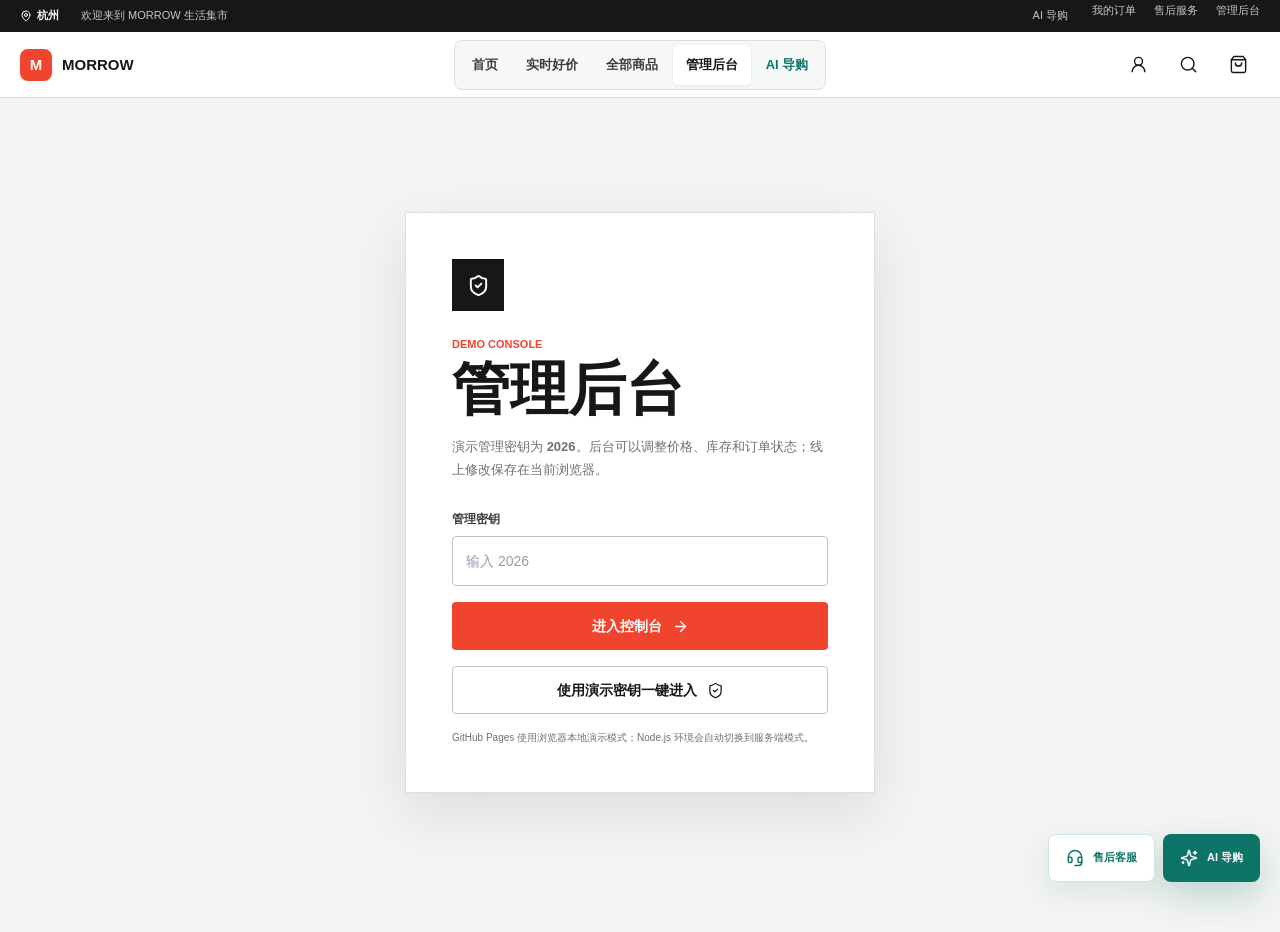
<file: admin/index.html>
<!doctype html>
<html lang="zh-CN">
  <head>
    <meta charset="UTF-8" />
    <meta name="viewport" content="width=device-width, initial-scale=1" />
    <meta name="theme-color" content="#f4f7fb" />
    <title>管理后台 | MORROW</title>
    <link rel="stylesheet" href="../styles.css?v=20261020-4" />
  </head>
  <body class="admin-body">
    <a class="skip-link" href="#admin-main">跳到主要内容</a>
    <div class="market-ribbon">
      <div class="market-ribbon-inner">
        <span class="market-location">
          <i data-lucide="map-pin" aria-hidden="true"></i>
          杭州
        </span>
        <span>欢迎来到 MORROW 生活集市</span>
        <div class="market-ribbon-links">
          <button type="button" data-action="open-support">AI 导购</button>
          <a href="../orders/">我的订单</a>
          <a class="ribbon-service" href="../service/">售后服务</a>
          <a href="./" aria-current="page">管理后台</a>
        </div>
      </div>
    </div>

    <header class="site-header" aria-label="主导航">
      <a class="brand" href="../index.html#store" aria-label="MORROW 首页">
        <span class="brand-mark">M</span>
        <span class="brand-word">MORROW</span>
      </a>
      <nav class="desktop-nav" aria-label="商店导航">
        <a href="../index.html#store">首页</a>
        <a href="../index.html#deals">实时好价</a>
        <a href="../index.html#catalog">全部商品</a>
        <a class="is-active" href="./" aria-current="page">管理后台</a>
        <button type="button" data-action="open-support">AI 导购</button>
      </nav>
      <div class="header-actions">
        <a class="icon-button header-account" href="../orders/" aria-label="我的订单" title="我的订单">
          <i data-lucide="user-round" aria-hidden="true"></i>
        </a>
        <a class="icon-button" href="../index.html#catalog" aria-label="返回商城搜索" title="搜索商品">
          <i data-lucide="search" aria-hidden="true"></i>
        </a>
        <a class="icon-button header-cart" href="../index.html#catalog" aria-label="返回商城购物袋" title="购物袋">
          <i data-lucide="shopping-bag" aria-hidden="true"></i>
        </a>
        <a class="icon-button mobile-menu-button" href="../index.html" aria-label="返回商城菜单" title="返回商城">
          <i data-lucide="menu" aria-hidden="true"></i>
        </a>
      </div>
    </header>

    <main id="admin-main" class="admin-shell" tabindex="-1">
      <section id="admin-login" class="admin-login" aria-labelledby="admin-login-title">
        <div class="login-card">
          <span class="login-mark">
            <i data-lucide="shield-check" aria-hidden="true"></i>
          </span>
          <p class="eyebrow">DEMO CONSOLE</p>
          <h1 id="admin-login-title">管理后台</h1>
          <p>演示管理密钥为 <strong>2026</strong>。后台可以调整价格、库存和订单状态；线上修改保存在当前浏览器。</p>
          <form data-admin-login>
            <label class="field">
              <span>管理密钥</span>
              <input
                type="password"
                name="code"
                inputmode="numeric"
                autocomplete="current-password"
                placeholder="输入 2026"
                required
              />
            </label>
            <button class="button button-primary button-block" type="submit">
              进入控制台
              <i data-lucide="arrow-right" aria-hidden="true"></i>
            </button>
            <button class="button button-secondary button-block" type="button" data-admin-demo-login>
              使用演示密钥一键进入
              <i data-lucide="shield-check" aria-hidden="true"></i>
            </button>
          </form>
          <p class="login-note">GitHub Pages 使用浏览器本地演示模式；Node.js 环境会自动切换到服务端模式。</p>
        </div>
      </section>

      <section id="admin-console" class="admin-console" hidden>
        <div class="admin-heading">
          <div>
            <p class="eyebrow">OPERATIONS / 2026</p>
            <h1>商城控制台</h1>
            <p>管理商品价格、库存、上下架状态和订单履约状态。</p>
          </div>
          <div class="admin-heading-actions">
            <span class="demo-pill">演示管理后台</span>
            <button class="button button-secondary" type="button" data-admin-logout>
              退出
              <i data-lucide="log-out" aria-hidden="true"></i>
            </button>
          </div>
        </div>

        <div id="admin-kpis" class="admin-kpis"></div>

        <div class="admin-tabs" role="tablist" aria-label="后台模块">
          <button class="is-active" type="button" role="tab" aria-selected="true" data-admin-tab="products">
            商品与库存
          </button>
          <button type="button" role="tab" aria-selected="false" data-admin-tab="orders">
            订单管理
          </button>
        </div>

        <section class="admin-panel" data-admin-panel="products">
          <div class="admin-panel-head">
            <div>
              <h2>商品与库存</h2>
              <p>修改后立即写入服务端状态文件，商城列表会读取新价格和库存。</p>
            </div>
            <label class="admin-search">
              <i data-lucide="search" aria-hidden="true"></i>
              <input type="search" data-admin-product-search placeholder="搜索商品或品牌" />
            </label>
          </div>
          <div class="admin-table-wrap">
            <table class="admin-table">
              <thead>
                <tr>
                  <th>商品</th>
                  <th>分类</th>
                  <th>价格</th>
                  <th>库存</th>
                  <th>状态</th>
                  <th>操作</th>
                </tr>
              </thead>
              <tbody id="admin-product-rows"></tbody>
            </table>
          </div>
        </section>

        <section class="admin-panel" data-admin-panel="orders" hidden>
          <div class="admin-panel-head">
            <div>
              <h2>订单管理</h2>
              <p>更新演示订单的履约状态，订单查询页会同步显示。</p>
            </div>
            <button class="button button-danger" type="button" data-admin-reset>
              重置演示数据
              <i data-lucide="rotate-ccw" aria-hidden="true"></i>
            </button>
          </div>
          <div class="admin-table-wrap">
            <table class="admin-table">
              <thead>
                <tr>
                  <th>订单</th>
                  <th>客户</th>
                  <th>商品</th>
                  <th>金额</th>
                  <th>状态</th>
                  <th>操作</th>
                </tr>
              </thead>
              <tbody id="admin-order-rows"></tbody>
            </table>
          </div>
        </section>
      </section>
    </main>

    <div id="admin-toast" class="toast-region" aria-live="polite" aria-atomic="true"></div>

    <script src="../data/catalog.js?v=20261020-4"></script>
    <script src="../assets/vendor/lucide.min.js"></script>
    <script src="../support.js?v=20261020-4" defer></script>
    <script src="../admin.js?v=20261020-4" defer></script>
  </body>
</html>
</file>
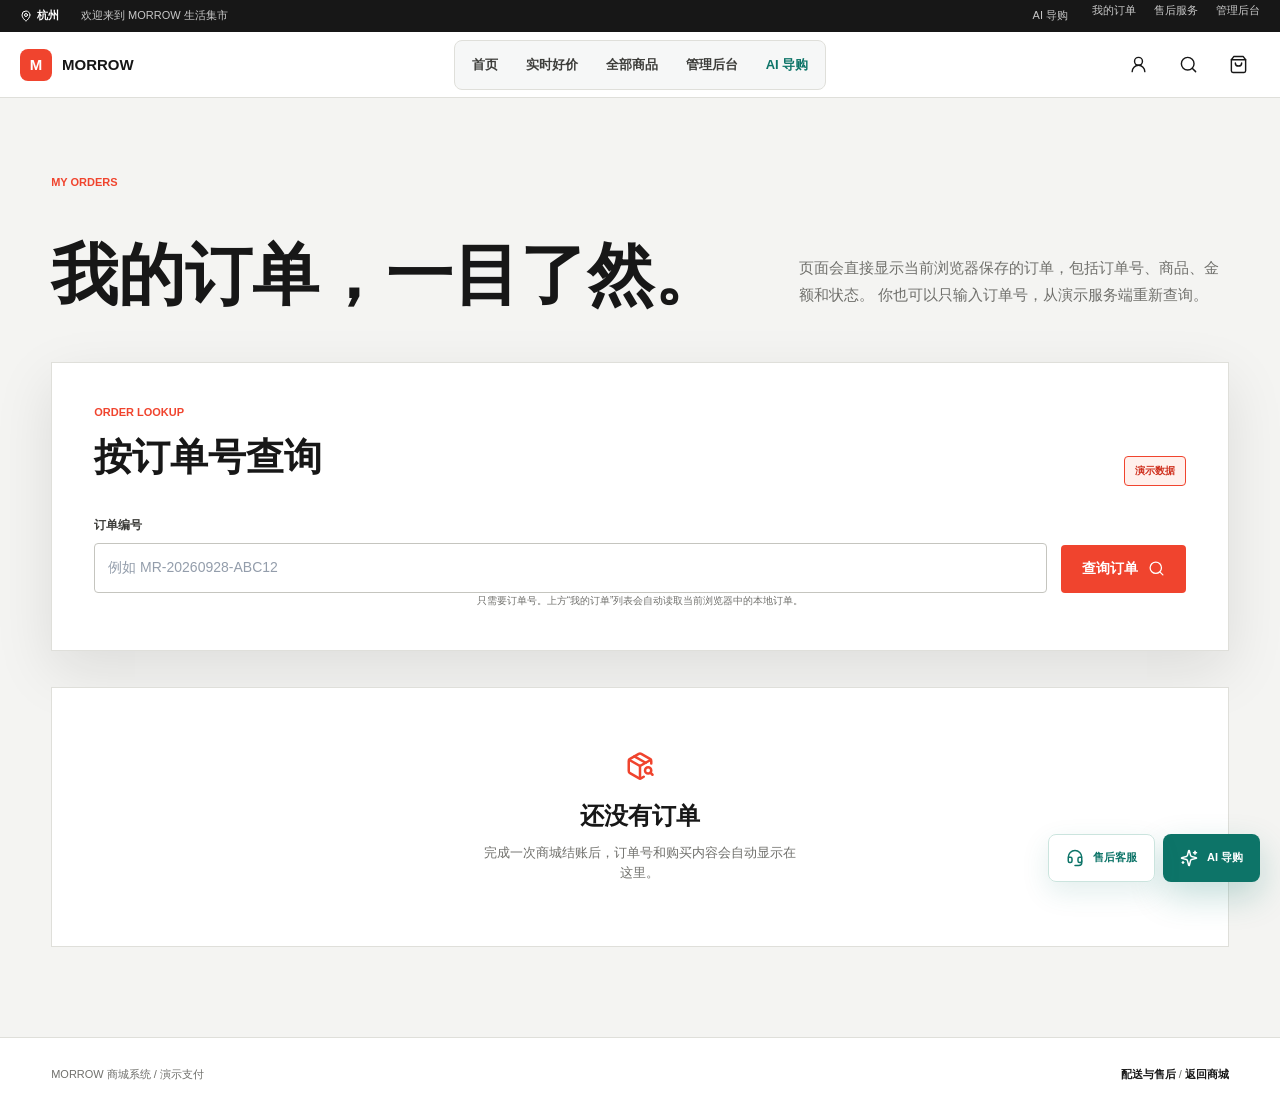
<file: orders/index.html>
<!doctype html>
<html lang="zh-CN">
  <head>
    <meta charset="UTF-8" />
    <meta name="viewport" content="width=device-width, initial-scale=1" />
    <meta name="theme-color" content="#f4f7fb" />
    <title>我的订单 | MORROW</title>
    <link rel="stylesheet" href="../styles.css?v=20261020-4" />
  </head>
  <body>
    <a class="skip-link" href="#order-main">跳到主要内容</a>
    <div class="market-ribbon">
      <div class="market-ribbon-inner">
        <span class="market-location">
          <i data-lucide="map-pin" aria-hidden="true"></i>
          杭州
        </span>
        <span>欢迎来到 MORROW 生活集市</span>
        <div class="market-ribbon-links">
          <button type="button" data-action="open-support">AI 导购</button>
          <a href="./" aria-current="page">我的订单</a>
          <a class="ribbon-service" href="../service/">售后服务</a>
          <a href="../admin/">管理后台</a>
        </div>
      </div>
    </div>

    <header class="site-header" aria-label="主导航">
      <a class="brand" href="../index.html#store" aria-label="MORROW 首页">
        <span class="brand-mark">M</span>
        <span class="brand-word">MORROW</span>
      </a>
      <nav class="desktop-nav" aria-label="商店导航">
        <a href="../index.html#store">首页</a>
        <a href="../index.html#deals">实时好价</a>
        <a href="../index.html#catalog">全部商品</a>
        <a href="../admin/">管理后台</a>
        <button type="button" data-action="open-support">AI 导购</button>
      </nav>
      <div class="header-actions">
        <a class="icon-button header-account" href="./" aria-label="我的订单" title="我的订单">
          <i data-lucide="user-round" aria-hidden="true"></i>
        </a>
        <a class="icon-button" href="../index.html#catalog" aria-label="返回商城搜索" title="搜索商品">
          <i data-lucide="search" aria-hidden="true"></i>
        </a>
        <a class="icon-button header-cart" href="../index.html#catalog" aria-label="返回商城购物袋" title="购物袋">
          <i data-lucide="shopping-bag" aria-hidden="true"></i>
        </a>
        <a class="icon-button mobile-menu-button" href="../index.html" aria-label="返回商城菜单" title="返回商城">
          <i data-lucide="menu" aria-hidden="true"></i>
        </a>
      </div>
    </header>

    <main id="order-main" class="system-page">
      <section class="system-hero">
        <p class="eyebrow">MY ORDERS</p>
        <h1>我的订单，一目了然。</h1>
        <p>
          页面会直接显示当前浏览器保存的订单，包括订单号、商品、金额和状态。
          你也可以只输入订单号，从演示服务端重新查询。
        </p>
      </section>

      <section class="lookup-panel" aria-labelledby="lookup-title">
        <div class="system-section-head">
          <div>
            <p class="eyebrow">ORDER LOOKUP</p>
            <h2 id="lookup-title">按订单号查询</h2>
          </div>
          <span class="demo-pill">演示数据</span>
        </div>

        <form class="order-lookup-form is-single" data-order-lookup>
          <label class="field">
            <span>订单编号</span>
            <input
              type="text"
              name="orderNumber"
              placeholder="例如 MR-20260928-ABC12"
              autocomplete="off"
            />
          </label>
          <button class="button button-primary" type="submit">
            查询订单
            <i data-lucide="search" aria-hidden="true"></i>
          </button>
        </form>
        <p class="form-footnote">只需要订单号。上方“我的订单”列表会自动读取当前浏览器中的本地订单。</p>
      </section>

      <section id="order-results" class="order-results" aria-live="polite">
        <div class="system-empty">
          <i data-lucide="receipt-text" aria-hidden="true"></i>
          <h2>正在读取我的订单</h2>
          <p>完成一次商城结账后，订单号和商品会显示在这里。</p>
        </div>
      </section>
    </main>

    <footer class="system-footer">
      <span>MORROW 商城系统 / 演示支付</span>
      <span><a href="../service/">配送与售后</a> / <a href="../index.html">返回商城</a></span>
    </footer>

    <script src="../data/catalog.js?v=20261020-4"></script>
    <script src="../assets/vendor/lucide.min.js"></script>
    <script src="../support.js?v=20261020-4" defer></script>
    <script src="../orders.js?v=20261020-4" defer></script>
  </body>
</html>
</file>
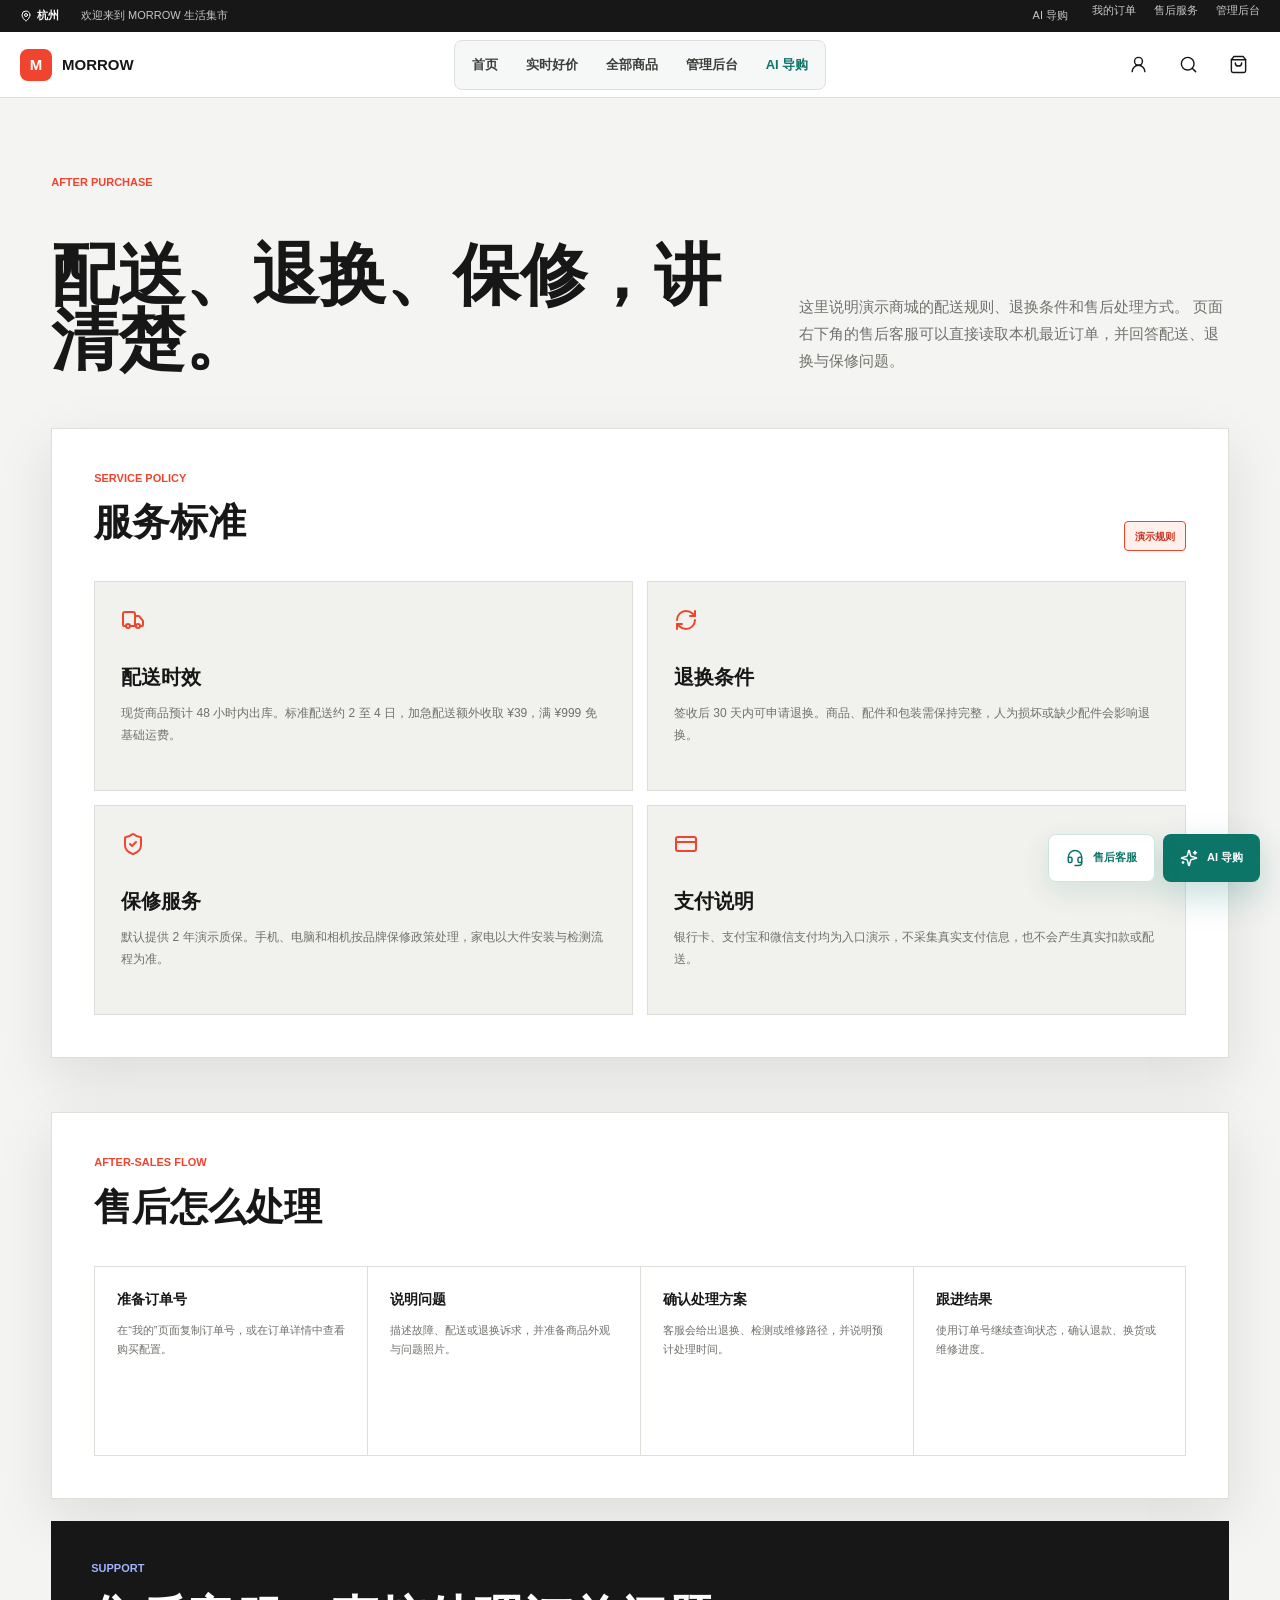
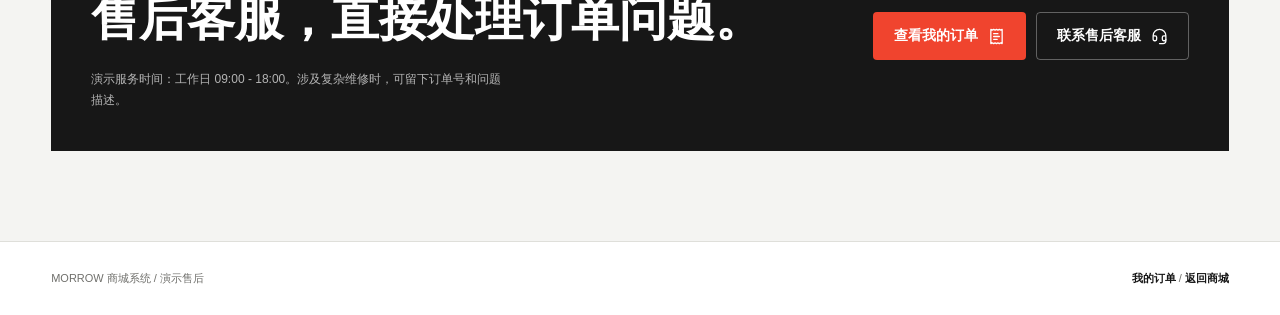
<file: service/index.html>
<!doctype html>
<html lang="zh-CN">
  <head>
    <meta charset="UTF-8" />
    <meta name="viewport" content="width=device-width, initial-scale=1" />
    <meta name="theme-color" content="#f4f7fb" />
    <title>配送与售后 | MORROW</title>
    <link rel="stylesheet" href="../styles.css?v=20261020-4" />
  </head>
  <body>
    <a class="skip-link" href="#service-main">跳到主要内容</a>
    <div class="market-ribbon">
      <div class="market-ribbon-inner">
        <span class="market-location">
          <i data-lucide="map-pin" aria-hidden="true"></i>
          杭州
        </span>
        <span>欢迎来到 MORROW 生活集市</span>
        <div class="market-ribbon-links">
          <button type="button" data-action="open-support">AI 导购</button>
          <a href="../orders/">我的订单</a>
          <a class="ribbon-service" href="./" aria-current="page">售后服务</a>
          <a href="../admin/">管理后台</a>
        </div>
      </div>
    </div>

    <header class="site-header" aria-label="主导航">
      <a class="brand" href="../index.html#store" aria-label="MORROW 首页">
        <span class="brand-mark">M</span>
        <span class="brand-word">MORROW</span>
      </a>
      <nav class="desktop-nav" aria-label="商店导航">
        <a href="../index.html#store">首页</a>
        <a href="../index.html#deals">实时好价</a>
        <a href="../index.html#catalog">全部商品</a>
        <a href="../admin/">管理后台</a>
        <button type="button" data-action="open-support">AI 导购</button>
      </nav>
      <div class="header-actions">
        <a class="icon-button header-account" href="../orders/" aria-label="我的订单" title="我的订单">
          <i data-lucide="user-round" aria-hidden="true"></i>
        </a>
        <a class="icon-button" href="../index.html#catalog" aria-label="返回商城搜索" title="搜索商品">
          <i data-lucide="search" aria-hidden="true"></i>
        </a>
        <a class="icon-button header-cart" href="../index.html#catalog" aria-label="返回商城购物袋" title="购物袋">
          <i data-lucide="shopping-bag" aria-hidden="true"></i>
        </a>
        <a class="icon-button mobile-menu-button" href="../index.html" aria-label="返回商城菜单" title="返回商城">
          <i data-lucide="menu" aria-hidden="true"></i>
        </a>
      </div>
    </header>

    <main id="service-main" class="system-page">
      <section class="system-hero">
        <p class="eyebrow">AFTER PURCHASE</p>
        <h1>配送、退换、保修，讲清楚。</h1>
        <p>
          这里说明演示商城的配送规则、退换条件和售后处理方式。
          页面右下角的售后客服可以直接读取本机最近订单，并回答配送、退换与保修问题。
        </p>
      </section>

      <section class="lookup-panel service-policy-panel" aria-labelledby="policy-title">
        <div class="system-section-head">
          <div>
            <p class="eyebrow">SERVICE POLICY</p>
            <h2 id="policy-title">服务标准</h2>
          </div>
          <span class="demo-pill">演示规则</span>
        </div>
        <div class="service-policy-grid">
          <article class="service-policy-card">
            <i data-lucide="truck" aria-hidden="true"></i>
            <h3>配送时效</h3>
            <p>现货商品预计 48 小时内出库。标准配送约 2 至 4 日，加急配送额外收取 ¥39，满 ¥999 免基础运费。</p>
          </article>
          <article class="service-policy-card">
            <i data-lucide="refresh-cw" aria-hidden="true"></i>
            <h3>退换条件</h3>
            <p>签收后 30 天内可申请退换。商品、配件和包装需保持完整，人为损坏或缺少配件会影响退换。</p>
          </article>
          <article class="service-policy-card">
            <i data-lucide="shield-check" aria-hidden="true"></i>
            <h3>保修服务</h3>
            <p>默认提供 2 年演示质保。手机、电脑和相机按品牌保修政策处理，家电以大件安装与检测流程为准。</p>
          </article>
          <article class="service-policy-card">
            <i data-lucide="credit-card" aria-hidden="true"></i>
            <h3>支付说明</h3>
            <p>银行卡、支付宝和微信支付均为入口演示，不采集真实支付信息，也不会产生真实扣款或配送。</p>
          </article>
        </div>
      </section>

      <section class="lookup-panel service-flow-panel" aria-labelledby="flow-title">
        <div class="system-section-head">
          <div>
            <p class="eyebrow">AFTER-SALES FLOW</p>
            <h2 id="flow-title">售后怎么处理</h2>
          </div>
        </div>
        <ol class="service-flow">
          <li>
            <strong>准备订单号</strong>
            <span>在“我的”页面复制订单号，或在订单详情中查看购买配置。</span>
          </li>
          <li>
            <strong>说明问题</strong>
            <span>描述故障、配送或退换诉求，并准备商品外观与问题照片。</span>
          </li>
          <li>
            <strong>确认处理方案</strong>
            <span>客服会给出退换、检测或维修路径，并说明预计处理时间。</span>
          </li>
          <li>
            <strong>跟进结果</strong>
            <span>使用订单号继续查询状态，确认退款、换货或维修进度。</span>
          </li>
        </ol>
      </section>

      <section class="service-contact-band" aria-labelledby="contact-title">
        <div>
          <p class="eyebrow">SUPPORT</p>
          <h2 id="contact-title">售后客服，直接处理订单问题。</h2>
          <p>演示服务时间：工作日 09:00 - 18:00。涉及复杂维修时，可留下订单号和问题描述。</p>
        </div>
        <div class="service-contact-actions">
          <a class="button button-primary" href="../orders/">
            查看我的订单
            <i data-lucide="receipt-text" aria-hidden="true"></i>
          </a>
          <button class="button button-secondary" type="button" data-action="open-customer-service">
            联系售后客服
            <i data-lucide="headset" aria-hidden="true"></i>
          </button>
        </div>
      </section>
    </main>

    <footer class="system-footer">
      <span>MORROW 商城系统 / 演示售后</span>
      <span><a href="../orders/">我的订单</a> / <a href="../index.html">返回商城</a></span>
    </footer>

    <script src="../data/catalog.js?v=20261020-4"></script>
    <script src="../assets/vendor/lucide.min.js"></script>
    <script src="../support.js?v=20261020-4" defer></script>
    <script>
      window.lucide?.createIcons({ attrs: { "aria-hidden": "true" } });
    </script>
  </body>
</html>
</file>
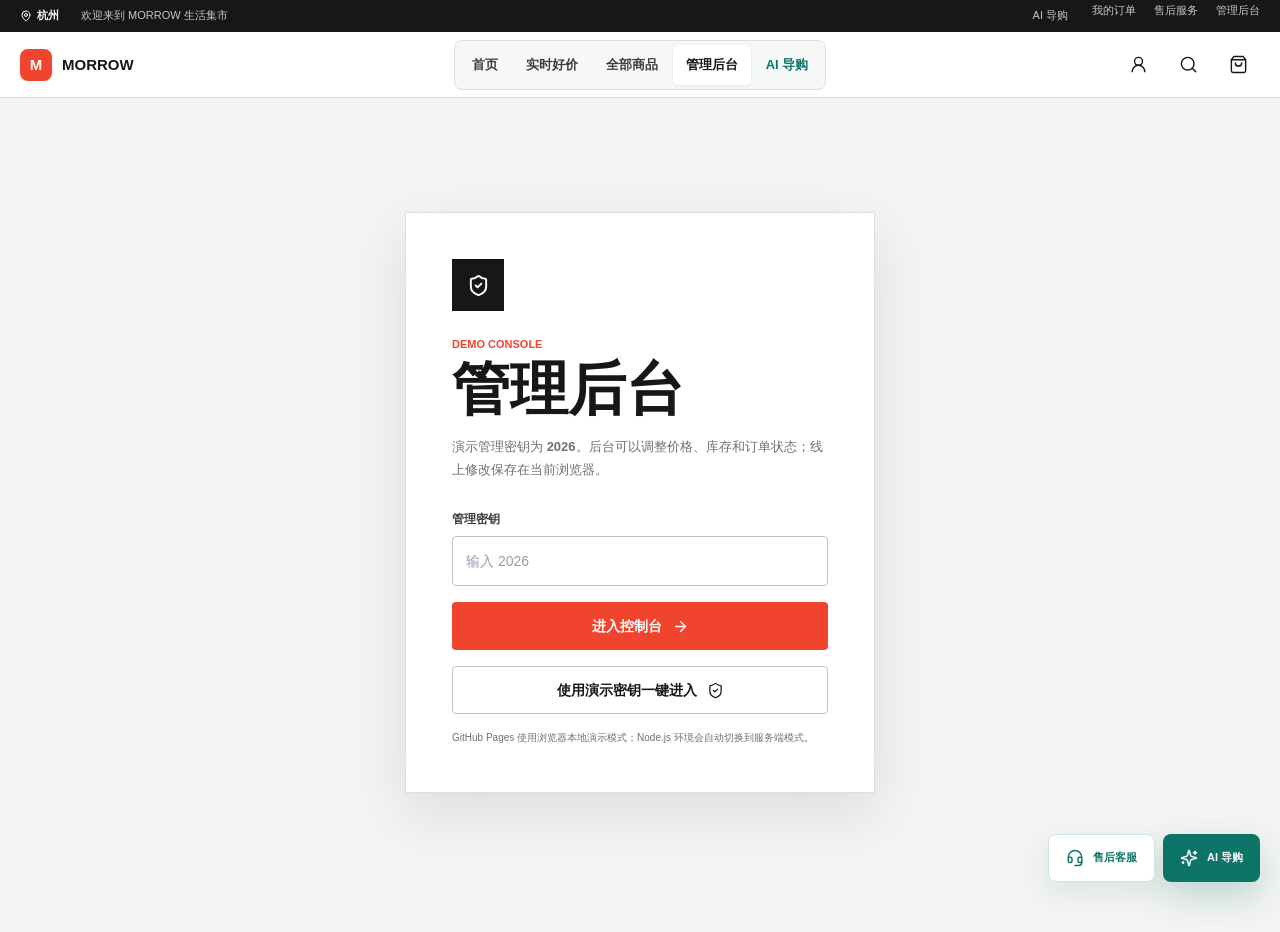
<file: admin.html>
<!doctype html>
<html lang="zh-CN">
  <head>
    <meta charset="UTF-8" />
    <meta name="viewport" content="width=device-width, initial-scale=1" />
    <meta http-equiv="refresh" content="0; url=./admin/" />
    <title>正在打开管理后台 | MORROW</title>
    <script>
      window.location.replace(`./admin/${window.location.hash}`);
    </script>
  </head>
  <body>
    <p>正在打开管理后台，<a href="./admin/">请点击这里</a>。</p>
  </body>
</html>
</file>
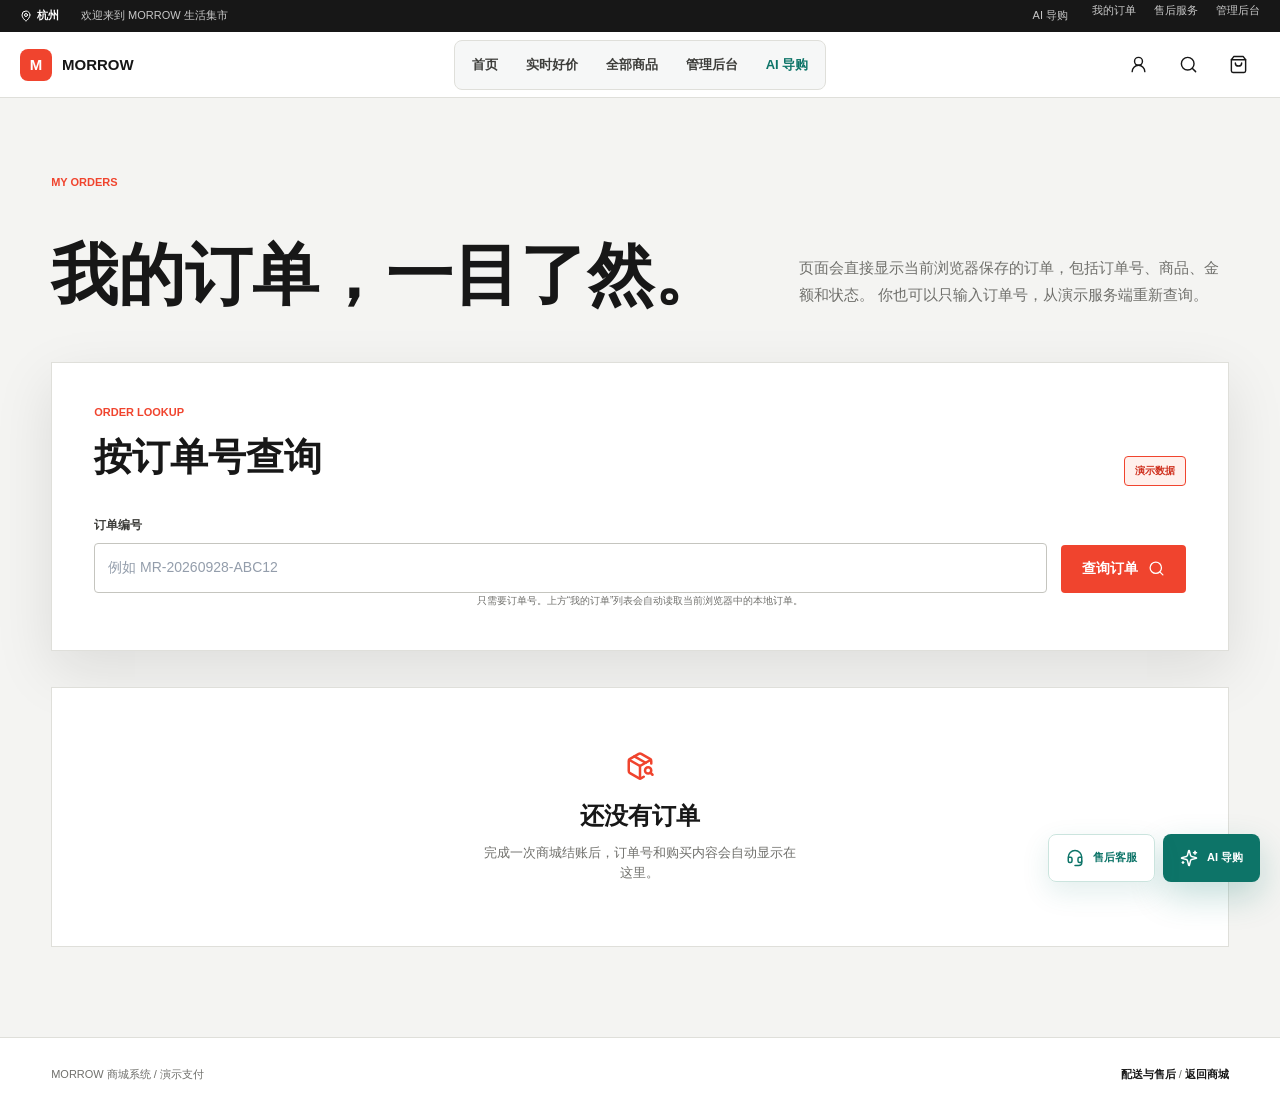
<file: orders.html>
<!doctype html>
<html lang="zh-CN">
  <head>
    <meta charset="UTF-8" />
    <meta name="viewport" content="width=device-width, initial-scale=1" />
    <meta http-equiv="refresh" content="0; url=./orders/" />
    <title>正在打开我的订单 | MORROW</title>
    <script>
      window.location.replace(`./orders/${window.location.hash}`);
    </script>
  </head>
  <body>
    <p>正在打开我的订单，<a href="./orders/">请点击这里</a>。</p>
  </body>
</html>
</file>
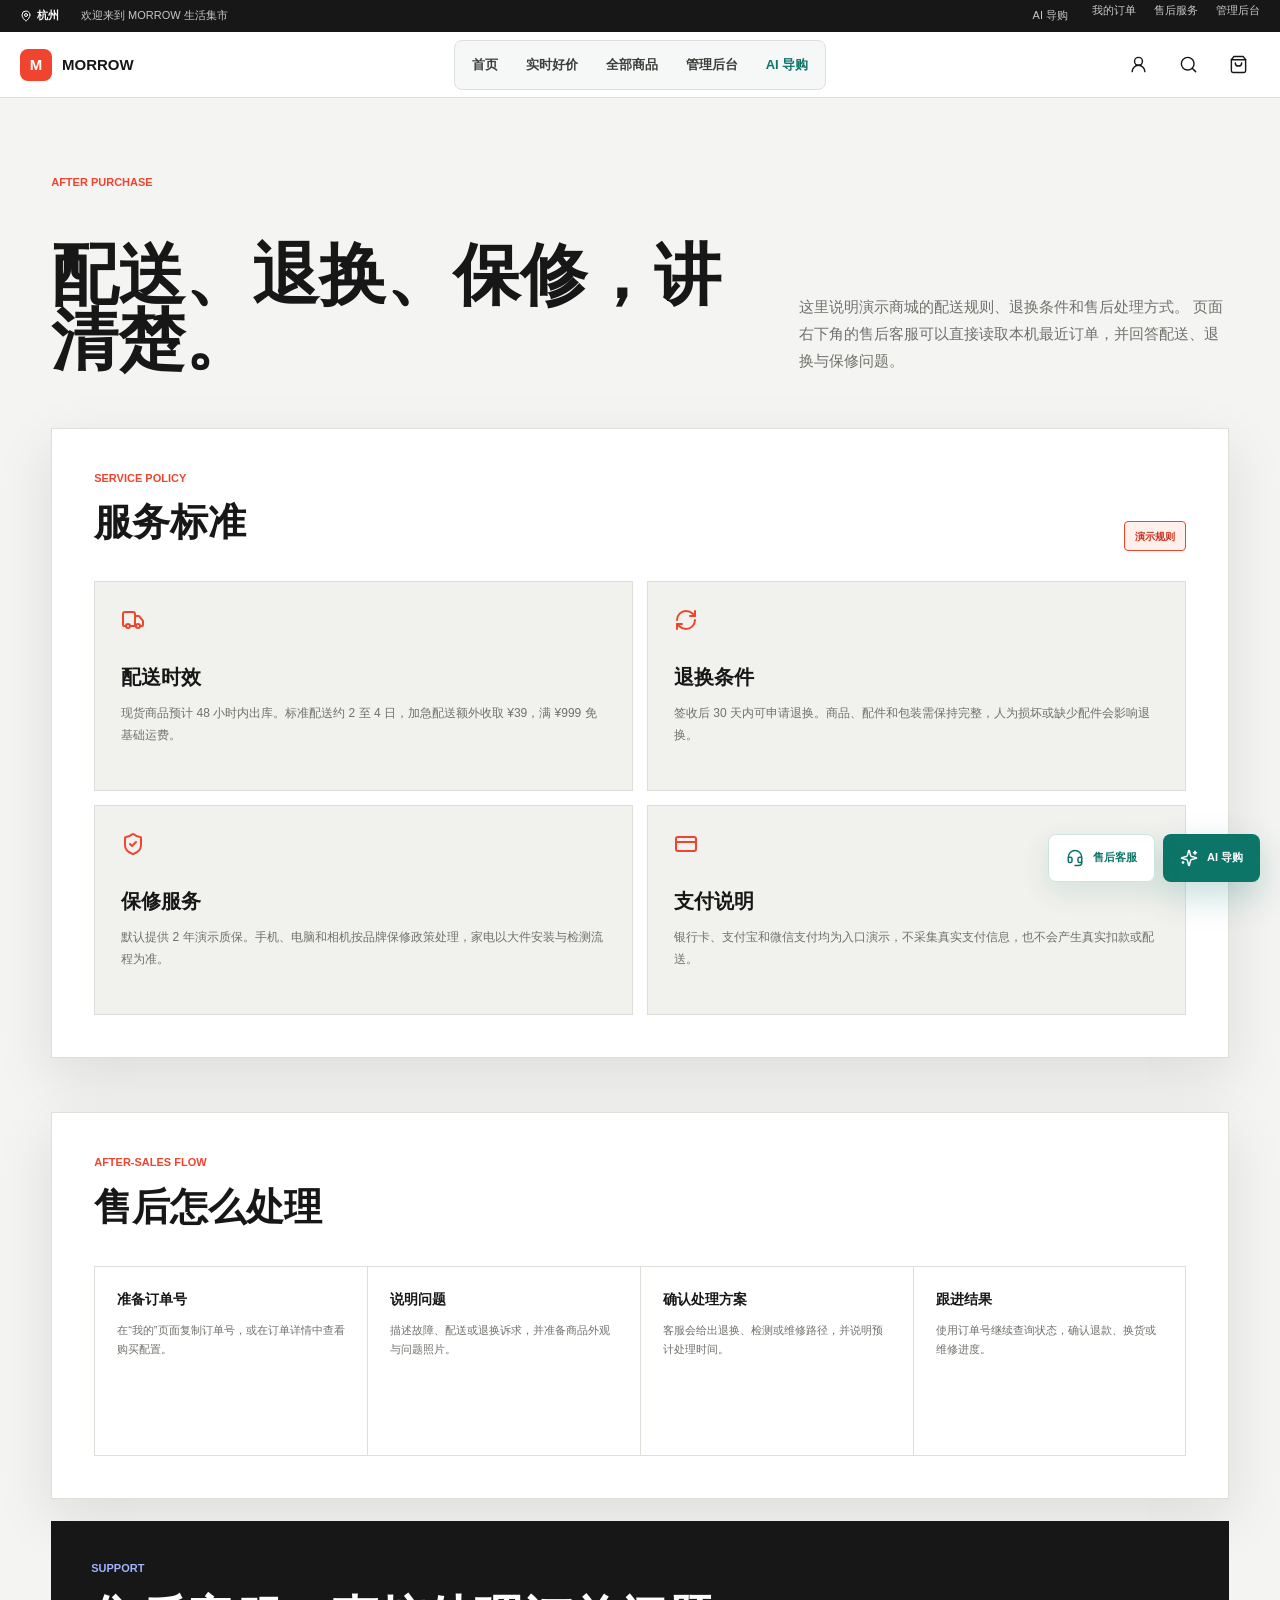
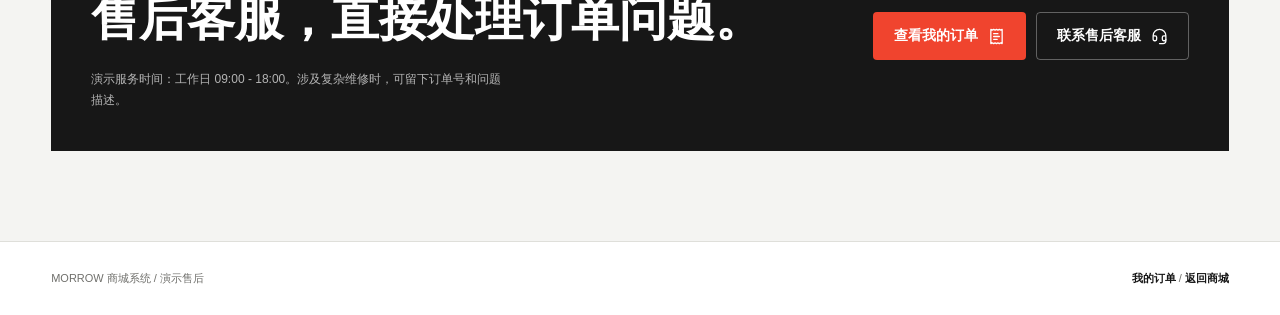
<file: service.html>
<!doctype html>
<html lang="zh-CN">
  <head>
    <meta charset="UTF-8" />
    <meta name="viewport" content="width=device-width, initial-scale=1" />
    <meta http-equiv="refresh" content="0; url=./service/" />
    <title>正在打开配送与售后 | MORROW</title>
    <script>
      window.location.replace(`./service/${window.location.hash}`);
    </script>
  </head>
  <body>
    <p>正在打开配送与售后，<a href="./service/">请点击这里</a>。</p>
  </body>
</html>
</file>
<file: styles.css>
:root {
  --paper: #f4f7fb;
  --paper-deep: #e8edf3;
  --surface: #ffffff;
  --surface-muted: #edf1f6;
  --ink: #0c1015;
  --ink-soft: #303844;
  --muted: #697386;
  --line: #d6dde7;
  --line-strong: #b9c3d0;
  --accent: #1e4fff;
  --accent-strong: #1041e3;
  --accent-soft: #e7ecff;
  --success: #126b4a;
  --success-soft: #e3f3ed;
  --error: #b42318;
  --error-soft: #fdecea;
  --shadow-soft: 0 20px 60px rgba(28, 47, 82, 0.11);
  --shadow-card: 0 16px 38px rgba(28, 47, 82, 0.09);
  --font-display: "Segoe UI Variable Display", "Bahnschrift", "Arial Narrow",
    "Microsoft YaHei", sans-serif;
  --font-body: "Segoe UI Variable Text", "Aptos", "Microsoft YaHei", sans-serif;
  --radius-sm: 2px;
  --radius-md: 4px;
  --header-height: 76px;
}

* {
  box-sizing: border-box;
}

html {
  scroll-behavior: smooth;
}

body {
  margin: 0;
  min-width: 320px;
  background: var(--paper);
  color: var(--ink);
  font-family: var(--font-body);
  font-size: 16px;
  line-height: 1.55;
  -webkit-font-smoothing: antialiased;
  text-rendering: optimizeLegibility;
}

body.is-locked {
  overflow: hidden;
}

button,
input,
select,
textarea {
  color: inherit;
  font: inherit;
}

button,
a {
  -webkit-tap-highlight-color: transparent;
}

button {
  border: 0;
}

a {
  color: inherit;
  text-decoration: none;
}

img {
  display: block;
  max-width: 100%;
}

h1,
h2,
h3,
p {
  margin: 0;
}

h1,
h2,
h3,
.brand-word,
.price,
.metric-value {
  font-family: var(--font-display);
  letter-spacing: 0;
}

button:focus-visible,
a:focus-visible,
input:focus-visible,
select:focus-visible,
textarea:focus-visible {
  outline: 2px solid var(--accent);
  outline-offset: 3px;
}

::selection {
  background: var(--accent);
  color: #ffffff;
}

[hidden] {
  display: none !important;
}

.skip-link {
  position: fixed;
  z-index: 2000;
  top: 12px;
  left: 12px;
  padding: 10px 14px;
  transform: translateY(-160%);
  background: var(--ink);
  color: #ffffff;
  opacity: 0;
  transition: transform 180ms ease;
  visibility: hidden;
}

.skip-link:focus {
  transform: translateY(0);
  opacity: 1;
  visibility: visible;
}

.app-shell {
  min-height: 100vh;
  min-height: 100dvh;
}

.site-header {
  position: sticky;
  z-index: 100;
  top: 0;
  display: grid;
  grid-template-columns: 1fr auto 1fr;
  align-items: center;
  height: var(--header-height);
  padding: 0 clamp(20px, 4vw, 64px);
  border-bottom: 1px solid rgba(185, 195, 208, 0.66);
  background: rgba(244, 247, 251, 0.88);
  backdrop-filter: blur(18px);
}

.brand {
  display: inline-flex;
  align-items: center;
  justify-self: start;
  gap: 10px;
  min-height: 44px;
}

.brand-mark {
  display: grid;
  width: 29px;
  height: 29px;
  place-items: center;
  border-radius: var(--radius-md);
  background: var(--ink);
  color: #ffffff;
  font-family: var(--font-display);
  font-size: 14px;
  font-weight: 800;
}

.brand-word {
  font-size: 14px;
  font-weight: 800;
}

.desktop-nav {
  display: flex;
  align-items: center;
  gap: clamp(20px, 2.5vw, 36px);
  justify-self: center;
  font-size: 14px;
  font-weight: 650;
}

.desktop-nav a,
.footer-links a {
  position: relative;
}

.desktop-nav a::after,
.footer-links a::after {
  position: absolute;
  right: 0;
  bottom: -4px;
  left: 0;
  height: 1px;
  transform: scaleX(0);
  transform-origin: right;
  background: currentColor;
  content: "";
  transition: transform 180ms ease;
}

.desktop-nav a:hover::after,
.footer-links a:hover::after {
  transform: scaleX(1);
  transform-origin: left;
}

.header-actions {
  display: flex;
  align-items: center;
  gap: 6px;
  justify-self: end;
}

.icon-button {
  position: relative;
  display: inline-grid;
  width: 44px;
  height: 44px;
  cursor: pointer;
  place-items: center;
  border-radius: var(--radius-md);
  background: transparent;
  color: var(--ink);
  transition:
    background-color 180ms ease,
    transform 180ms ease;
}

.icon-button:hover {
  background: var(--paper-deep);
}

.icon-button:active {
  transform: scale(0.96);
}

.icon-button svg {
  width: 19px;
  height: 19px;
  stroke-width: 1.8;
}

.cart-count {
  position: absolute;
  top: 4px;
  right: 2px;
  display: grid;
  min-width: 18px;
  height: 18px;
  padding: 0 4px;
  place-items: center;
  border: 2px solid var(--paper);
  border-radius: 999px;
  background: var(--accent);
  color: #ffffff;
  font-size: 10px;
  font-weight: 800;
  line-height: 1;
}

.mobile-menu-button {
  display: none;
}

.view {
  animation: view-in 420ms cubic-bezier(0.22, 1, 0.36, 1) both;
}

.view.is-leaving {
  animation: view-out 160ms ease both;
}

@keyframes view-in {
  from {
    opacity: 0;
    transform: translateY(12px);
  }
  to {
    opacity: 1;
    transform: translateY(0);
  }
}

@keyframes view-out {
  to {
    opacity: 0;
  }
}

.eyebrow {
  color: var(--accent);
  font-size: 11px;
  font-weight: 800;
  line-height: 1.3;
}

.button {
  display: inline-flex;
  min-height: 48px;
  align-items: center;
  justify-content: center;
  gap: 10px;
  padding: 0 20px;
  cursor: pointer;
  border: 1px solid transparent;
  border-radius: var(--radius-sm);
  font-size: 14px;
  font-weight: 750;
  white-space: nowrap;
  transition:
    transform 180ms ease,
    background-color 180ms ease,
    border-color 180ms ease,
    color 180ms ease;
}

.button:hover {
  transform: translateY(-2px);
}

.button:active {
  transform: translateY(0) scale(0.99);
}

.button svg,
.text-button svg {
  width: 17px;
  height: 17px;
  stroke-width: 1.8;
}

.button-primary {
  background: var(--accent);
  color: #ffffff;
}

.button-primary:hover {
  background: var(--accent-strong);
}

.button-secondary {
  border-color: var(--line-strong);
  background: transparent;
  color: var(--ink);
}

.button-secondary:hover {
  border-color: var(--ink);
  background: var(--surface);
}

.button-light {
  border-color: rgba(255, 255, 255, 0.28);
  background: #ffffff;
  color: var(--ink);
}

.button-block {
  width: 100%;
}

.text-button {
  display: inline-flex;
  min-height: 44px;
  align-items: center;
  gap: 9px;
  padding: 0;
  cursor: pointer;
  background: transparent;
  color: var(--ink-soft);
  font-size: 14px;
  font-weight: 700;
}

.text-button:hover {
  color: var(--accent);
}

.hero {
  display: grid;
  min-height: calc(100dvh - var(--header-height));
  grid-template-columns: minmax(360px, 0.86fr) minmax(480px, 1.14fr);
  gap: clamp(32px, 5vw, 88px);
  align-items: center;
  padding: clamp(52px, 7vw, 104px) clamp(20px, 4vw, 64px) clamp(44px, 6vw, 84px);
}

.hero-copy {
  max-width: 590px;
  padding-top: 18px;
}

.hero h1 {
  max-width: 640px;
  margin-top: 18px;
  font-size: clamp(58px, 7.4vw, 116px);
  font-weight: 760;
  line-height: 0.91;
}

.hero-intro {
  max-width: 480px;
  margin-top: 30px;
  color: var(--muted);
  font-size: clamp(16px, 1.4vw, 19px);
  line-height: 1.75;
}

.hero-actions {
  display: flex;
  flex-wrap: wrap;
  align-items: center;
  gap: 22px;
  margin-top: 34px;
}

.hero-meta {
  display: flex;
  flex-wrap: wrap;
  gap: 18px;
  margin-top: 42px;
  color: var(--muted);
  font-size: 12px;
  font-weight: 650;
}

.hero-meta span {
  display: inline-flex;
  align-items: center;
  gap: 7px;
}

.hero-meta svg {
  width: 15px;
  height: 15px;
  color: var(--accent);
  stroke-width: 1.8;
}

.hero-stage {
  position: relative;
  min-height: 620px;
  align-self: end;
  border-radius: var(--radius-md);
  background:
    linear-gradient(135deg, rgba(255, 255, 255, 0.62), transparent 52%),
    var(--paper-deep);
  overflow: hidden;
}

.hero-stage::before {
  position: absolute;
  z-index: 0;
  top: 11%;
  right: 8%;
  width: 56%;
  height: 56%;
  border: 1px solid rgba(30, 79, 255, 0.2);
  border-radius: 50%;
  content: "";
}

.hero-stage-image {
  position: absolute;
  inset: 0 18% 0 10%;
}

.hero-stage-image img {
  width: 100%;
  height: 100%;
  object-fit: cover;
  object-position: center 58%;
}

.hero-product-note {
  position: absolute;
  right: 24px;
  bottom: 24px;
  display: grid;
  max-width: 290px;
  grid-template-columns: auto 1fr auto;
  gap: 12px;
  align-items: start;
  padding: 18px;
  border: 1px solid rgba(255, 255, 255, 0.74);
  border-radius: var(--radius-md);
  background: rgba(255, 255, 255, 0.86);
  box-shadow: var(--shadow-card);
  backdrop-filter: blur(16px);
}

.status-dot {
  width: 8px;
  height: 8px;
  margin-top: 5px;
  border-radius: 50%;
  background: var(--success);
  box-shadow: 0 0 0 4px var(--success-soft);
}

.hero-product-note p {
  color: var(--muted);
  font-size: 11px;
  font-weight: 750;
}

.hero-product-note strong {
  display: block;
  margin-top: 2px;
  font-family: var(--font-display);
  font-size: 15px;
}

.hero-product-note span {
  display: block;
  margin-top: 3px;
  color: var(--muted);
  font-size: 11px;
}

.hero-price {
  margin-top: 0;
  color: var(--accent);
  font-size: 15px;
}

.stage-link {
  position: absolute;
  top: 24px;
  right: 24px;
  display: grid;
  width: 48px;
  height: 48px;
  cursor: pointer;
  place-items: center;
  border-radius: var(--radius-sm);
  background: var(--accent);
  color: #ffffff;
  transition:
    transform 180ms ease,
    background-color 180ms ease;
}

.stage-link:hover {
  transform: translateY(-2px);
  background: var(--accent-strong);
}

.stage-link svg {
  width: 19px;
  height: 19px;
}

.statement-band {
  padding: clamp(72px, 8vw, 124px) clamp(20px, 4vw, 64px);
  border-top: 1px solid var(--line);
  border-bottom: 1px solid var(--line);
  background: var(--paper-deep);
}

.statement-layout {
  display: grid;
  max-width: 1420px;
  grid-template-columns: minmax(0, 1.15fr) minmax(320px, 0.85fr);
  gap: clamp(52px, 8vw, 140px);
  align-items: end;
  margin: 22px auto 0;
}

.statement-layout h2 {
  max-width: 840px;
  font-size: clamp(38px, 5vw, 76px);
  font-weight: 720;
  line-height: 1.08;
}

.statement-copy > p {
  max-width: 560px;
  color: var(--muted);
  font-size: 16px;
  line-height: 1.85;
}

.statement-metrics {
  display: grid;
  grid-template-columns: repeat(3, minmax(0, 1fr));
  gap: 18px;
  margin-top: 42px;
  padding-top: 24px;
  border-top: 1px solid var(--line-strong);
}

.statement-metrics strong {
  display: block;
  font-family: var(--font-display);
  font-size: clamp(25px, 2.4vw, 38px);
  line-height: 1;
}

.statement-metrics span {
  display: block;
  margin-top: 10px;
  color: var(--muted);
  font-size: 11px;
}

.catalog-section {
  padding: clamp(76px, 8vw, 128px) clamp(20px, 4vw, 64px);
}

.catalog-heading {
  display: grid;
  max-width: 1420px;
  grid-template-columns: minmax(0, 1fr) minmax(260px, 420px);
  gap: 48px;
  align-items: end;
  margin: 0 auto;
}

.catalog-heading h2 {
  margin-top: 12px;
  font-size: clamp(42px, 5vw, 72px);
  font-weight: 730;
  line-height: 1;
}

.catalog-heading > p {
  color: var(--muted);
  font-size: 15px;
  line-height: 1.75;
}

.catalog-toolbar {
  display: flex;
  max-width: 1420px;
  align-items: center;
  justify-content: space-between;
  gap: 32px;
  margin: 46px auto 28px;
  padding: 16px 0;
  border-top: 1px solid var(--line);
  border-bottom: 1px solid var(--line);
}

.filter-row {
  display: flex;
  align-items: center;
  gap: 4px;
  overflow-x: auto;
  scrollbar-width: none;
}

.filter-row::-webkit-scrollbar {
  display: none;
}

.filter-button {
  min-height: 40px;
  padding: 0 15px;
  cursor: pointer;
  border-radius: var(--radius-sm);
  background: transparent;
  color: var(--muted);
  font-size: 13px;
  font-weight: 700;
  white-space: nowrap;
  transition:
    background-color 180ms ease,
    color 180ms ease;
}

.filter-button:hover {
  color: var(--ink);
}

.filter-button.is-active {
  background: var(--ink);
  color: #ffffff;
}

.sort-control {
  position: relative;
  display: flex;
  flex: 0 0 auto;
  align-items: center;
  gap: 10px;
  color: var(--muted);
  font-size: 12px;
  font-weight: 700;
}

.sort-control select {
  min-height: 40px;
  padding: 0 36px 0 12px;
  cursor: pointer;
  appearance: none;
  border: 1px solid var(--line);
  border-radius: var(--radius-sm);
  background: var(--surface);
  color: var(--ink);
  font-size: 12px;
}

.sort-control svg {
  position: absolute;
  right: 11px;
  width: 14px;
  height: 14px;
  pointer-events: none;
}

.catalog-grid {
  display: grid;
  max-width: 1420px;
  grid-auto-flow: dense;
  grid-template-columns: repeat(4, minmax(0, 1fr));
  gap: clamp(36px, 4vw, 68px) clamp(16px, 2.2vw, 32px);
  margin: 0 auto;
}

.product-card {
  position: relative;
  min-width: 0;
}

.product-card.is-featured {
  grid-column: span 2;
}

.product-card-media {
  position: relative;
  aspect-ratio: 4 / 5;
  cursor: pointer;
  border-radius: var(--radius-sm);
  background: var(--surface-muted);
  overflow: hidden;
}

.product-card.is-featured .product-card-media {
  aspect-ratio: 16 / 10.5;
}

.product-card-media img {
  width: 100%;
  height: 100%;
  object-fit: cover;
  transition: transform 700ms cubic-bezier(0.22, 1, 0.36, 1);
}

.product-card:hover .product-card-media img {
  transform: scale(1.035);
}

.quick-add {
  position: absolute;
  right: 12px;
  bottom: 12px;
  display: grid;
  width: 46px;
  height: 46px;
  transform: translateY(8px);
  cursor: pointer;
  place-items: center;
  border-radius: var(--radius-sm);
  background: var(--surface);
  color: var(--ink);
  box-shadow: var(--shadow-card);
  opacity: 0;
  transition:
    opacity 180ms ease,
    transform 180ms ease,
    background-color 180ms ease,
    color 180ms ease;
}

.product-card:hover .quick-add,
.quick-add:focus-visible {
  transform: translateY(0);
  opacity: 1;
}

.quick-add:hover {
  background: var(--accent);
  color: #ffffff;
}

.quick-add:disabled {
  cursor: not-allowed;
  background: var(--surface-muted);
  color: var(--muted);
}

.quick-add svg {
  width: 18px;
  height: 18px;
}

.product-card-content {
  display: grid;
  grid-template-columns: minmax(0, 1fr) auto;
  gap: 14px;
  align-items: start;
  padding-top: 15px;
}

.product-card-series {
  color: var(--muted);
  font-size: 10px;
  font-weight: 750;
}

.product-card h3 {
  margin-top: 5px;
  font-size: 15px;
  font-weight: 720;
  line-height: 1.35;
}

.product-card-description {
  max-width: 42ch;
  margin-top: 8px;
  color: var(--muted);
  font-size: 12px;
  line-height: 1.6;
}

.product-card-variant-note {
  margin-top: 9px;
  color: var(--accent);
  font-size: 10px;
  font-weight: 750;
}

.product-card-price {
  display: flex;
  align-items: baseline;
  gap: 7px;
  padding-top: 17px;
  font-family: var(--font-display);
  font-size: 14px;
  font-weight: 720;
  white-space: nowrap;
}

.product-card-price del {
  color: var(--muted);
  font-size: 11px;
  font-weight: 500;
}

.product-stock {
  display: inline-flex;
  align-items: center;
  gap: 6px;
  margin-top: 10px;
  color: var(--success);
  font-size: 10px;
  font-weight: 750;
}

.product-stock::before {
  width: 6px;
  height: 6px;
  border-radius: 50%;
  background: currentColor;
  content: "";
}

.product-stock.is-low {
  color: var(--error);
}

.catalog-empty {
  grid-column: 1 / -1;
  display: grid;
  min-height: 360px;
  place-items: center;
  border: 1px solid var(--line);
  border-radius: var(--radius-md);
  background: var(--surface);
  text-align: center;
}

.catalog-empty-inner {
  max-width: 420px;
  padding: 40px 20px;
}

.catalog-empty svg {
  width: 30px;
  height: 30px;
  color: var(--accent);
  stroke-width: 1.5;
}

.catalog-empty h3 {
  margin-top: 18px;
  font-size: 22px;
}

.catalog-empty p {
  margin-top: 8px;
  color: var(--muted);
  font-size: 14px;
}

.catalog-empty .button {
  margin-top: 24px;
}

.skeleton-card {
  min-width: 0;
}

.skeleton-card.is-featured {
  grid-column: span 2;
}

.skeleton-media {
  aspect-ratio: 4 / 5;
  border-radius: var(--radius-sm);
  background:
    linear-gradient(100deg, transparent 30%, rgba(255, 255, 255, 0.76) 50%, transparent 70%),
    var(--paper-deep);
  background-size: 220% 100%;
  animation: shimmer 1.2s linear infinite;
}

.skeleton-card.is-featured .skeleton-media {
  aspect-ratio: 16 / 10.5;
}

.skeleton-line {
  height: 12px;
  margin-top: 14px;
  border-radius: 999px;
  background: var(--paper-deep);
}

.skeleton-line.is-short {
  width: 58%;
}

@keyframes shimmer {
  to {
    background-position: -220% 0;
  }
}

.service-band {
  display: grid;
  grid-template-columns: minmax(280px, 0.72fr) minmax(560px, 1.28fr);
  gap: clamp(44px, 7vw, 120px);
  padding: clamp(76px, 8vw, 124px) clamp(20px, 4vw, 64px);
  border-top: 1px solid var(--line);
  background: var(--surface);
}

.service-intro h2 {
  margin-top: 12px;
  font-size: clamp(36px, 4vw, 58px);
  line-height: 1.06;
}

.service-list {
  display: grid;
  grid-template-columns: repeat(3, minmax(0, 1fr));
  gap: 34px;
  align-items: start;
}

.service-list article {
  padding-top: 17px;
  border-top: 1px solid var(--line-strong);
}

.service-list svg {
  width: 22px;
  height: 22px;
  color: var(--accent);
  stroke-width: 1.6;
}

.service-list h3 {
  margin-top: 28px;
  font-size: 16px;
}

.service-list p {
  margin-top: 10px;
  color: var(--muted);
  font-size: 13px;
  line-height: 1.75;
}

.site-footer {
  display: grid;
  grid-template-columns: 1fr auto;
  gap: 40px;
  align-items: center;
  padding: 48px clamp(20px, 4vw, 64px);
  border-top: 1px solid var(--line);
  background: var(--surface);
  color: var(--ink);
}

.footer-brand {
  display: flex;
  align-items: center;
  gap: 14px;
}

.footer-brand .brand-mark {
  background: var(--ink);
  color: #ffffff;
}

.footer-brand strong {
  font-family: var(--font-display);
  font-size: 14px;
}

.footer-brand p,
.footer-note {
  margin-top: 3px;
  color: var(--muted);
  font-size: 11px;
}

.footer-links {
  display: flex;
  gap: 28px;
  font-size: 12px;
  font-weight: 650;
}

.footer-note {
  grid-column: 1 / -1;
  margin: 0;
  padding-top: 24px;
  border-top: 1px solid var(--line);
}

.page-view {
  min-height: calc(100dvh - var(--header-height));
  padding: clamp(40px, 5vw, 76px) clamp(20px, 4vw, 64px) 96px;
}

.page-topline {
  display: flex;
  max-width: 1420px;
  align-items: center;
  justify-content: space-between;
  gap: 20px;
  margin: 0 auto 34px;
  padding-bottom: 18px;
  border-bottom: 1px solid var(--line);
}

.back-button {
  display: inline-flex;
  min-height: 44px;
  align-items: center;
  gap: 9px;
  padding: 0;
  cursor: pointer;
  background: transparent;
  color: var(--muted);
  font-size: 13px;
  font-weight: 700;
}

.back-button:hover {
  color: var(--ink);
}

.back-button svg {
  width: 17px;
  height: 17px;
}

.page-kicker {
  color: var(--muted);
  font-size: 11px;
  font-weight: 750;
}

.product-detail {
  display: grid;
  max-width: 1420px;
  grid-template-columns: minmax(0, 1.08fr) minmax(380px, 0.92fr);
  gap: clamp(44px, 7vw, 112px);
  align-items: start;
  margin: 0 auto;
}

.product-gallery {
  display: grid;
  grid-template-columns: 82px minmax(0, 1fr);
  gap: 14px;
}

.gallery-main {
  position: relative;
  grid-column: 2;
  grid-row: 1;
  aspect-ratio: 4 / 5;
  border-radius: var(--radius-sm);
  background: var(--surface-muted);
  overflow: hidden;
}

.gallery-main img {
  width: 100%;
  height: 100%;
  object-fit: cover;
  transition:
    transform 260ms ease,
    filter 260ms ease;
}

.gallery-main.is-panorama {
  aspect-ratio: 16 / 10;
  background: #090b0e;
}

.gallery-thumbnails {
  display: grid;
  grid-column: 1;
  grid-row: 1;
  align-content: start;
  gap: 10px;
}

.gallery-thumb {
  aspect-ratio: 1;
  padding: 0;
  cursor: pointer;
  border: 1px solid transparent;
  border-radius: var(--radius-sm);
  background: var(--surface-muted);
  overflow: hidden;
}

.gallery-thumb.is-active {
  border-color: var(--accent);
}

.gallery-thumb img {
  width: 100%;
  height: 100%;
  object-fit: cover;
  transition:
    transform 260ms ease,
    filter 260ms ease;
}

.gallery-counter {
  position: absolute;
  right: 14px;
  bottom: 14px;
  min-width: 48px;
  padding: 7px 9px;
  border-radius: 999px;
  background: rgba(14, 18, 24, 0.78);
  color: #ffffff;
  font-size: 11px;
  font-weight: 750;
  text-align: center;
  backdrop-filter: blur(8px);
}

.product-info {
  position: sticky;
  top: calc(var(--header-height) + 32px);
}

.product-info .series {
  color: var(--accent);
  font-size: 11px;
  font-weight: 800;
}

.product-info h1 {
  margin-top: 11px;
  font-size: clamp(42px, 5vw, 72px);
  font-weight: 730;
  line-height: 1;
}

.product-rating {
  display: flex;
  flex-wrap: wrap;
  align-items: center;
  gap: 12px;
  margin-top: 18px;
  color: var(--muted);
  font-size: 12px;
}

.rating-stars {
  display: inline-flex;
  gap: 2px;
  color: var(--accent);
}

.rating-stars svg {
  width: 14px;
  height: 14px;
  fill: currentColor;
  stroke-width: 1.5;
}

.product-price-line {
  display: flex;
  align-items: baseline;
  gap: 12px;
  margin-top: 24px;
  font-family: var(--font-display);
}

.product-price-line .price {
  font-size: 25px;
  font-weight: 750;
}

.product-price-line del {
  color: var(--muted);
  font-size: 14px;
}

.product-description {
  max-width: 58ch;
  margin-top: 22px;
  color: var(--muted);
  font-size: 15px;
  line-height: 1.8;
}

.selected-variant-summary {
  margin-top: 10px;
  color: var(--muted);
  font-size: 13px;
  font-weight: 650;
}

.option-section {
  margin-top: 32px;
  padding-top: 25px;
  border-top: 1px solid var(--line);
}

.option-head {
  display: flex;
  align-items: center;
  justify-content: space-between;
  gap: 20px;
}

.option-head strong {
  font-size: 13px;
}

.option-head span {
  color: var(--muted);
  font-size: 12px;
}

.color-options {
  display: flex;
  flex-wrap: wrap;
  gap: 10px;
  margin-top: 14px;
}

.variant-options {
  display: flex;
  flex-wrap: wrap;
  gap: 10px;
  margin-top: 14px;
}

.variant-option {
  display: grid;
  min-width: 118px;
  min-height: 55px;
  align-content: center;
  gap: 3px;
  padding: 8px 14px;
  cursor: pointer;
  border: 1px solid var(--line);
  border-radius: var(--radius-sm);
  background: var(--surface);
  color: var(--muted);
  text-align: left;
}

.variant-option strong {
  color: inherit;
  font-size: 13px;
}

.variant-option span {
  color: var(--muted);
  font-size: 10px;
}

.variant-option:hover,
.variant-option.is-active {
  border-color: var(--ink);
  background: var(--ink);
  color: #ffffff;
}

.variant-option:hover span,
.variant-option.is-active span {
  color: rgba(255, 255, 255, 0.72);
}

.color-option {
  display: inline-flex;
  min-height: 44px;
  align-items: center;
  gap: 9px;
  padding: 0 14px;
  cursor: pointer;
  border: 1px solid var(--line);
  border-radius: var(--radius-sm);
  background: transparent;
  color: var(--muted);
  font-size: 12px;
  font-weight: 700;
}

.color-option:hover,
.color-option.is-active {
  border-color: var(--ink);
  color: var(--ink);
}

.color-swatch {
  width: 16px;
  height: 16px;
  border: 1px solid rgba(12, 16, 21, 0.15);
  border-radius: 50%;
  background: var(--swatch);
  box-shadow: inset 0 0 0 2px rgba(255, 255, 255, 0.32);
}

.purchase-row {
  display: grid;
  grid-template-columns: 120px minmax(0, 1fr);
  gap: 12px;
  margin-top: 18px;
}

.quantity-stepper {
  display: grid;
  min-height: 50px;
  grid-template-columns: 40px 1fr 40px;
  align-items: center;
  border: 1px solid var(--line-strong);
  border-radius: var(--radius-sm);
  background: var(--surface);
}

.quantity-stepper button {
  display: grid;
  height: 100%;
  cursor: pointer;
  place-items: center;
  background: transparent;
}

.quantity-stepper button:disabled {
  cursor: not-allowed;
  color: var(--line-strong);
}

.quantity-stepper button svg {
  width: 15px;
  height: 15px;
}

.quantity-stepper output {
  text-align: center;
  font-size: 13px;
  font-weight: 750;
}

.stock-warning {
  display: flex;
  align-items: center;
  gap: 7px;
  margin-top: 13px;
  color: var(--error);
  font-size: 12px;
}

.stock-warning svg {
  width: 15px;
  height: 15px;
}

.delivery-panel {
  display: grid;
  gap: 13px;
  margin-top: 28px;
  padding: 20px;
  border: 1px solid var(--line);
  border-radius: var(--radius-md);
  background: var(--surface);
}

.delivery-panel div {
  display: grid;
  grid-template-columns: 22px minmax(0, 1fr);
  gap: 11px;
  color: var(--muted);
  font-size: 12px;
  line-height: 1.65;
}

.delivery-panel svg {
  width: 17px;
  height: 17px;
  color: var(--accent);
}

.product-facts {
  margin-top: 28px;
}

.product-facts summary {
  min-height: 48px;
  cursor: pointer;
  border-top: 1px solid var(--line);
  font-size: 13px;
  font-weight: 750;
  line-height: 48px;
}

.product-facts p {
  padding: 0 0 22px;
  color: var(--muted);
  font-size: 13px;
  line-height: 1.75;
}

.search-overlay {
  position: fixed;
  z-index: 400;
  inset: 0;
  display: grid;
  place-items: start center;
  padding: max(10vh, 80px) 20px 20px;
  background: rgba(12, 16, 21, 0.48);
  backdrop-filter: blur(10px);
}

.search-panel {
  width: min(720px, 100%);
  padding: 26px;
  border-radius: var(--radius-md);
  background: var(--paper);
  box-shadow: var(--shadow-soft);
}

.search-panel-head,
.drawer-head {
  display: flex;
  align-items: flex-start;
  justify-content: space-between;
  gap: 20px;
}

.search-panel h2,
.drawer-head h2 {
  margin-top: 4px;
  font-family: var(--font-display);
  font-size: 26px;
  line-height: 1.1;
}

.search-field {
  display: grid;
  min-height: 58px;
  grid-template-columns: 24px 1fr;
  gap: 12px;
  align-items: center;
  margin-top: 22px;
  padding: 0 16px;
  border: 1px solid var(--line-strong);
  border-radius: var(--radius-sm);
  background: var(--surface);
}

.search-field svg {
  width: 19px;
  height: 19px;
  color: var(--muted);
}

.search-field input {
  width: 100%;
  min-width: 0;
  border: 0;
  outline: 0;
  background: transparent;
  font-size: 17px;
}

.search-field input::placeholder {
  color: #8c96a5;
}

.search-suggestions {
  display: flex;
  flex-wrap: wrap;
  align-items: center;
  gap: 8px;
  margin-top: 18px;
}

.search-suggestions p {
  margin-right: 4px;
  color: var(--muted);
  font-size: 12px;
}

.search-suggestions button {
  min-height: 36px;
  padding: 0 12px;
  cursor: pointer;
  border: 1px solid var(--line);
  border-radius: var(--radius-sm);
  background: transparent;
  font-size: 12px;
}

.search-suggestions button:hover {
  border-color: var(--accent);
  color: var(--accent);
}

.drawer-scrim {
  position: fixed;
  z-index: 250;
  inset: 0;
  background: rgba(12, 16, 21, 0.4);
  backdrop-filter: blur(4px);
}

.cart-drawer,
.mobile-menu {
  position: fixed;
  z-index: 300;
  top: 0;
  right: 0;
  display: flex;
  width: min(520px, 100%);
  height: 100dvh;
  flex-direction: column;
  transform: translateX(102%);
  border-left: 1px solid var(--line);
  background: var(--paper);
  box-shadow: -20px 0 70px rgba(28, 47, 82, 0.18);
  transition: transform 380ms cubic-bezier(0.22, 1, 0.36, 1);
}

.cart-drawer.is-open,
.mobile-menu.is-open {
  transform: translateX(0);
}

.cart-drawer {
  padding: 28px 28px 0;
}

.cart-content {
  flex: 1;
  margin-top: 24px;
  overflow-y: auto;
}

.cart-empty {
  display: grid;
  height: 100%;
  place-items: center;
  text-align: center;
}

.cart-empty-inner {
  max-width: 330px;
}

.cart-empty .empty-icon {
  display: grid;
  width: 58px;
  height: 58px;
  margin: 0 auto;
  place-items: center;
  border-radius: 50%;
  background: var(--accent-soft);
  color: var(--accent);
}

.cart-empty svg {
  width: 24px;
  height: 24px;
  stroke-width: 1.6;
}

.cart-empty h3 {
  margin-top: 20px;
  font-size: 22px;
}

.cart-empty p {
  margin-top: 8px;
  color: var(--muted);
  font-size: 13px;
}

.cart-items {
  display: grid;
}

.cart-item {
  display: grid;
  grid-template-columns: 92px minmax(0, 1fr);
  gap: 15px;
  padding: 18px 0;
  border-bottom: 1px solid var(--line);
}

.cart-item-image {
  width: 92px;
  aspect-ratio: 4 / 5;
  border-radius: var(--radius-sm);
  background: var(--surface-muted);
  overflow: hidden;
}

.cart-item-image img {
  width: 100%;
  height: 100%;
  object-fit: cover;
}

.cart-item-head {
  display: flex;
  align-items: flex-start;
  justify-content: space-between;
  gap: 12px;
}

.cart-item h3 {
  font-size: 14px;
  line-height: 1.35;
}

.cart-item p {
  margin-top: 5px;
  color: var(--muted);
  font-size: 11px;
}

.remove-item {
  display: grid;
  width: 36px;
  height: 36px;
  flex: 0 0 auto;
  cursor: pointer;
  place-items: center;
  border-radius: var(--radius-sm);
  background: transparent;
  color: var(--muted);
}

.remove-item:hover {
  background: var(--error-soft);
  color: var(--error);
}

.remove-item svg {
  width: 15px;
  height: 15px;
}

.cart-item-bottom {
  display: flex;
  align-items: center;
  justify-content: space-between;
  gap: 12px;
  margin-top: 16px;
}

.cart-quantity {
  display: grid;
  width: 102px;
  min-height: 36px;
  grid-template-columns: 32px 1fr 32px;
  align-items: center;
  border: 1px solid var(--line);
  border-radius: var(--radius-sm);
  background: var(--surface);
}

.cart-quantity button {
  display: grid;
  height: 100%;
  cursor: pointer;
  place-items: center;
  background: transparent;
}

.cart-quantity button:disabled {
  color: var(--line-strong);
}

.cart-quantity button svg {
  width: 13px;
  height: 13px;
}

.cart-quantity output {
  text-align: center;
  font-size: 12px;
  font-weight: 750;
}

.cart-item-price {
  font-family: var(--font-display);
  font-size: 14px;
  font-weight: 750;
}

.cart-footer {
  flex: 0 0 auto;
  padding: 20px 0 28px;
  border-top: 1px solid var(--line-strong);
  background: var(--paper);
}

.discount-row {
  display: grid;
  grid-template-columns: minmax(0, 1fr) auto;
  gap: 8px;
  margin-bottom: 18px;
}

.discount-row input {
  min-width: 0;
  min-height: 44px;
  padding: 0 12px;
  border: 1px solid var(--line);
  border-radius: var(--radius-sm);
  background: var(--surface);
  font-size: 12px;
}

.discount-row button {
  min-height: 44px;
  padding: 0 14px;
  cursor: pointer;
  border: 1px solid var(--ink);
  border-radius: var(--radius-sm);
  background: transparent;
  font-size: 12px;
  font-weight: 750;
}

.cart-lines {
  display: grid;
  gap: 8px;
  color: var(--muted);
  font-size: 12px;
}

.cart-line,
.cart-total {
  display: flex;
  align-items: center;
  justify-content: space-between;
  gap: 16px;
}

.cart-total {
  margin-top: 11px;
  padding-top: 14px;
  border-top: 1px solid var(--line);
  color: var(--ink);
  font-size: 15px;
  font-weight: 750;
}

.cart-total strong {
  font-family: var(--font-display);
  font-size: 20px;
}

.cart-footer .button {
  margin-top: 18px;
}

.mobile-menu {
  right: auto;
  left: 0;
  width: min(420px, 100%);
  padding: 28px;
  transform: translateX(-102%);
  border-right: 1px solid var(--line);
  border-left: 0;
  box-shadow: 20px 0 70px rgba(28, 47, 82, 0.18);
}

.mobile-nav-links {
  display: grid;
  margin-top: 50px;
}

.mobile-nav-links a,
.mobile-nav-links button {
  display: flex;
  min-height: 64px;
  align-items: center;
  cursor: pointer;
  border-bottom: 1px solid var(--line);
  background: transparent;
  font-family: var(--font-display);
  font-size: 27px;
  font-weight: 700;
  text-align: left;
}

.mobile-nav-links a:hover,
.mobile-nav-links button:hover {
  color: var(--accent);
}

.mobile-menu-note {
  margin-top: auto;
  color: var(--muted);
  font-size: 11px;
}

.toast-region {
  position: fixed;
  z-index: 600;
  right: 20px;
  bottom: 20px;
  display: grid;
  width: min(360px, calc(100% - 40px));
  gap: 10px;
  pointer-events: none;
}

.toast {
  display: grid;
  grid-template-columns: 22px minmax(0, 1fr);
  gap: 11px;
  align-items: start;
  padding: 15px 16px;
  border: 1px solid var(--line);
  border-radius: var(--radius-md);
  background: var(--surface);
  box-shadow: var(--shadow-card);
  animation: toast-in 260ms cubic-bezier(0.22, 1, 0.36, 1) both;
  pointer-events: auto;
}

.toast.is-leaving {
  animation: toast-out 180ms ease both;
}

.toast svg {
  width: 18px;
  height: 18px;
  color: var(--success);
}

.toast.is-error svg {
  color: var(--error);
}

.toast strong {
  display: block;
  font-size: 13px;
}

.toast span {
  display: block;
  margin-top: 3px;
  color: var(--muted);
  font-size: 11px;
}

@keyframes toast-in {
  from {
    opacity: 0;
    transform: translateY(12px);
  }
}

@keyframes toast-out {
  to {
    opacity: 0;
    transform: translateY(8px);
  }
}

.checkout-layout {
  display: grid;
  max-width: 1240px;
  grid-template-columns: minmax(0, 1fr) minmax(340px, 420px);
  gap: clamp(48px, 7vw, 110px);
  align-items: start;
  margin: 0 auto;
}

.checkout-heading h1,
.confirmation-hero h1 {
  margin-top: 10px;
  font-size: clamp(40px, 5vw, 68px);
  line-height: 1;
}

.checkout-heading > p {
  max-width: 560px;
  margin-top: 16px;
  color: var(--muted);
  font-size: 14px;
  line-height: 1.75;
}

.checkout-form {
  margin-top: 38px;
}

.form-section {
  padding: 30px 0;
  border-top: 1px solid var(--line);
}

.form-section-head {
  display: flex;
  align-items: baseline;
  justify-content: space-between;
  gap: 20px;
  margin-bottom: 22px;
}

.form-section h2 {
  font-size: 21px;
}

.form-section-head span {
  color: var(--muted);
  font-size: 11px;
}

.form-grid {
  display: grid;
  grid-template-columns: repeat(2, minmax(0, 1fr));
  gap: 18px;
}

.field {
  display: grid;
  gap: 8px;
}

.field.is-full {
  grid-column: 1 / -1;
}

.field label {
  font-size: 12px;
  font-weight: 700;
}

.field input,
.field textarea {
  width: 100%;
  min-width: 0;
  border: 1px solid var(--line-strong);
  border-radius: var(--radius-sm);
  background: var(--surface);
  font-size: 14px;
  transition: border-color 180ms ease;
}

.field input {
  min-height: 50px;
  padding: 0 13px;
}

.field textarea {
  min-height: 96px;
  padding: 13px;
  resize: vertical;
}

.field input::placeholder,
.field textarea::placeholder {
  color: #939dab;
}

.field.has-error input,
.field.has-error textarea {
  border-color: var(--error);
  background: var(--error-soft);
}

.field-error {
  color: var(--error);
  font-size: 11px;
}

.delivery-options,
.payment-options {
  display: grid;
  gap: 10px;
}

.choice-card {
  position: relative;
  display: grid;
  grid-template-columns: 22px minmax(0, 1fr) auto;
  gap: 12px;
  align-items: start;
  min-height: 76px;
  padding: 15px;
  cursor: pointer;
  border: 1px solid var(--line);
  border-radius: var(--radius-md);
  background: var(--surface);
  transition:
    border-color 180ms ease,
    background-color 180ms ease;
}

.choice-card:hover {
  border-color: var(--line-strong);
}

.choice-card.is-selected {
  border-color: var(--accent);
  background: var(--accent-soft);
}

.choice-card input {
  position: absolute;
  opacity: 0;
}

.radio-mark {
  display: grid;
  width: 18px;
  height: 18px;
  place-items: center;
  border: 1px solid var(--line-strong);
  border-radius: 50%;
  background: #ffffff;
}

.choice-card.is-selected .radio-mark {
  border-color: var(--accent);
}

.choice-card.is-selected .radio-mark::after {
  width: 8px;
  height: 8px;
  border-radius: 50%;
  background: var(--accent);
  content: "";
}

.choice-card strong {
  display: block;
  font-size: 13px;
}

.choice-card p {
  margin-top: 4px;
  color: var(--muted);
  font-size: 11px;
  line-height: 1.5;
}

.choice-card-price {
  color: var(--ink);
  font-family: var(--font-display);
  font-size: 12px;
  font-weight: 700;
}

.choice-card-price svg {
  width: 18px;
  height: 18px;
  color: var(--accent);
  stroke-width: 1.7;
}

.payment-heading {
  display: flex;
  align-items: center;
  gap: 9px;
}

.payment-heading svg {
  width: 17px;
  height: 17px;
  color: var(--success);
}

.demo-notice {
  display: grid;
  grid-template-columns: 22px minmax(0, 1fr);
  gap: 12px;
  margin-bottom: 18px;
  padding: 15px;
  border: 1px solid #b9ded1;
  border-radius: var(--radius-md);
  background: var(--success-soft);
  color: var(--success);
}

.demo-notice svg {
  width: 18px;
  height: 18px;
}

.demo-notice strong {
  display: block;
  font-size: 12px;
}

.demo-notice p {
  margin-top: 3px;
  font-size: 11px;
  line-height: 1.55;
}

.checkout-submit {
  display: grid;
  gap: 12px;
  margin-top: 28px;
}

.form-footnote {
  color: var(--muted);
  font-size: 10px;
  text-align: center;
}

.order-summary {
  position: sticky;
  top: calc(var(--header-height) + 30px);
  padding: 24px;
  border: 1px solid var(--line);
  border-radius: var(--radius-md);
  background: var(--surface);
  box-shadow: var(--shadow-card);
}

.order-summary h2 {
  font-size: 21px;
}

.summary-items {
  display: grid;
  gap: 16px;
  margin-top: 20px;
}

.summary-item {
  display: grid;
  grid-template-columns: 66px minmax(0, 1fr) auto;
  gap: 12px;
  align-items: center;
}

.summary-item-image {
  width: 66px;
  aspect-ratio: 4 / 5;
  border-radius: var(--radius-sm);
  background: var(--surface-muted);
  overflow: hidden;
}

.summary-item-image img {
  width: 100%;
  height: 100%;
  object-fit: cover;
}

.summary-item h3 {
  font-size: 12px;
  line-height: 1.35;
}

.summary-item p {
  margin-top: 4px;
  color: var(--muted);
  font-size: 10px;
}

.summary-item strong {
  font-family: var(--font-display);
  font-size: 12px;
}

.summary-lines {
  display: grid;
  gap: 9px;
  margin-top: 22px;
  padding-top: 18px;
  border-top: 1px solid var(--line);
  color: var(--muted);
  font-size: 12px;
}

.summary-line,
.summary-total {
  display: flex;
  align-items: center;
  justify-content: space-between;
  gap: 18px;
}

.summary-total {
  margin-top: 7px;
  padding-top: 15px;
  border-top: 1px solid var(--line);
  color: var(--ink);
  font-size: 14px;
  font-weight: 750;
}

.summary-total strong {
  font-family: var(--font-display);
  font-size: 21px;
}

.secure-note {
  display: grid;
  grid-template-columns: 17px minmax(0, 1fr);
  gap: 8px;
  margin-top: 20px;
  padding-top: 17px;
  border-top: 1px solid var(--line);
  color: var(--muted);
  font-size: 10px;
  line-height: 1.55;
}

.secure-note svg {
  width: 15px;
  height: 15px;
  color: var(--success);
}

.payment-processing {
  display: grid;
  min-height: 280px;
  place-items: center;
  text-align: center;
}

.processing-mark {
  display: grid;
  width: 72px;
  height: 72px;
  margin: 0 auto;
  place-items: center;
  border: 1px solid var(--line);
  border-radius: 50%;
  background: var(--surface);
  color: var(--accent);
}

.processing-mark svg {
  width: 29px;
  height: 29px;
  animation: processing 1.1s linear infinite;
}

@keyframes processing {
  to {
    transform: rotate(360deg);
  }
}

.payment-processing h2 {
  margin-top: 22px;
}

.payment-processing p {
  max-width: 340px;
  margin-top: 8px;
  color: var(--muted);
  font-size: 12px;
}

.confirmation-wrap {
  max-width: 900px;
  margin: 0 auto;
}

.confirmation-hero {
  display: grid;
  grid-template-columns: 92px minmax(0, 1fr);
  gap: 30px;
  align-items: start;
}

.confirmation-icon {
  display: grid;
  width: 92px;
  height: 92px;
  place-items: center;
  border-radius: 50%;
  background: var(--success-soft);
  color: var(--success);
}

.confirmation-icon svg {
  width: 40px;
  height: 40px;
  stroke-width: 1.6;
}

.confirmation-hero p {
  max-width: 580px;
  margin-top: 17px;
  color: var(--muted);
  font-size: 14px;
  line-height: 1.75;
}

.confirmation-meta {
  display: grid;
  grid-template-columns: repeat(3, minmax(0, 1fr));
  gap: 18px;
  margin-top: 48px;
  padding: 26px 0;
  border-top: 1px solid var(--line);
  border-bottom: 1px solid var(--line);
}

.confirmation-meta span {
  display: block;
  color: var(--muted);
  font-size: 10px;
}

.confirmation-meta strong {
  display: block;
  margin-top: 7px;
  font-size: 13px;
}

.confirmation-actions {
  display: flex;
  flex-wrap: wrap;
  gap: 12px;
  margin-top: 34px;
}

.confirmation-order-panel {
  display: grid;
  grid-template-columns: minmax(0, 1fr) minmax(300px, 0.82fr);
  gap: 30px;
  align-items: center;
  margin-top: 38px;
  padding: clamp(24px, 4vw, 36px);
  border: 1px solid var(--accent);
  background: var(--accent-soft);
}

.confirmation-order-panel h2 {
  margin-top: 7px;
  font-size: clamp(26px, 3vw, 38px);
}

.confirmation-order-panel p:not(.eyebrow) {
  max-width: 48ch;
  margin-top: 9px;
  color: var(--muted);
  font-size: 12px;
  line-height: 1.7;
}

.confirmation-order-number {
  padding-left: 28px;
  border-left: 1px solid rgba(30, 79, 255, 0.25);
}

.confirmation-order-number span {
  color: var(--muted);
  font-size: 10px;
  font-weight: 750;
}

.confirmation-order-number strong {
  display: block;
  margin: 7px 0 16px;
  font-family: var(--font-display);
  font-size: clamp(24px, 3vw, 36px);
  line-height: 1.05;
  overflow-wrap: anywhere;
}

@media (max-width: 1180px) {
  .hero {
    grid-template-columns: minmax(320px, 0.8fr) minmax(420px, 1.2fr);
    gap: 38px;
  }

  .hero-stage {
    min-height: 560px;
  }

  .catalog-grid {
    grid-template-columns: repeat(3, minmax(0, 1fr));
  }

  .product-card.is-featured {
    grid-column: span 2;
  }

  .service-band {
    grid-template-columns: 1fr;
  }
}

@media (max-width: 900px) {
  :root {
    --header-height: 68px;
  }

  .desktop-nav {
    display: none;
  }

  .site-header {
    grid-template-columns: 1fr auto;
  }

  .mobile-menu-button {
    display: inline-grid;
  }

  .hero {
    min-height: auto;
    grid-template-columns: 1fr;
    gap: 42px;
    padding-top: 60px;
  }

  .hero-copy {
    max-width: 720px;
  }

  .hero h1 {
    font-size: clamp(62px, 12vw, 94px);
  }

  .hero-stage {
    min-height: min(740px, 82vw);
  }

  .statement-layout {
    grid-template-columns: 1fr;
    gap: 42px;
  }

  .catalog-heading {
    grid-template-columns: 1fr;
    gap: 18px;
  }

  .catalog-toolbar {
    display: grid;
    gap: 14px;
  }

  .filter-row {
    order: 2;
    margin: 0 -4px;
  }

  .sort-control {
    justify-self: end;
  }

  .catalog-grid {
    grid-template-columns: repeat(2, minmax(0, 1fr));
  }

  .product-card.is-featured {
    grid-column: 1 / -1;
  }

  .quick-add {
    transform: none;
    opacity: 1;
  }

  .service-list {
    grid-template-columns: 1fr;
    gap: 12px;
  }

  .service-list article {
    display: grid;
    grid-template-columns: 30px 1fr;
    gap: 0 14px;
    padding: 20px 0;
  }

  .service-list article svg {
    grid-row: 1 / 3;
    margin-top: 3px;
  }

  .service-list h3,
  .service-list p {
    margin-top: 0;
  }

  .product-detail {
    grid-template-columns: 1fr;
    gap: 42px;
  }

  .product-info {
    position: static;
  }

  .gallery-main {
    grid-column: 2;
  }

  .checkout-layout {
    grid-template-columns: 1fr;
  }

  .order-summary {
    position: static;
    grid-row: 1;
  }
}

@media (max-width: 620px) {
  .site-header {
    padding: 0 16px;
  }

  .header-actions {
    gap: 0;
  }

  .hero {
    padding: 42px 16px 52px;
  }

  .hero h1 {
    margin-top: 14px;
    font-size: clamp(53px, 17vw, 74px);
  }

  .hero-intro {
    margin-top: 22px;
    font-size: 15px;
  }

  .hero-actions {
    align-items: stretch;
    flex-direction: column;
    gap: 10px;
    margin-top: 28px;
  }

  .hero-actions .button,
  .hero-actions .text-button {
    width: 100%;
  }

  .hero-meta {
    gap: 12px 18px;
    margin-top: 30px;
  }

  .hero-stage {
    min-height: 520px;
  }

  .hero-stage-image {
    inset: 0 0 16% 0;
  }

  .hero-product-note {
    right: 12px;
    bottom: 12px;
    left: 12px;
    max-width: none;
  }

  .stage-link {
    top: 12px;
    right: 12px;
  }

  .statement-band,
  .catalog-section,
  .service-band {
    padding-right: 16px;
    padding-left: 16px;
  }

  .statement-layout h2 {
    font-size: 39px;
  }

  .statement-metrics {
    grid-template-columns: 1fr;
    gap: 20px;
  }

  .statement-metrics div {
    display: flex;
    align-items: baseline;
    justify-content: space-between;
    gap: 20px;
    padding-bottom: 14px;
    border-bottom: 1px solid var(--line);
  }

  .statement-metrics span {
    margin-top: 0;
    text-align: right;
  }

  .catalog-heading h2 {
    font-size: 44px;
  }

  .catalog-toolbar {
    margin-top: 30px;
  }

  .sort-control {
    width: 100%;
    justify-content: space-between;
  }

  .sort-control select {
    margin-left: auto;
  }

  .catalog-grid {
    grid-template-columns: 1fr;
    gap: 36px;
  }

  .product-card.is-featured,
  .skeleton-card.is-featured {
    grid-column: auto;
  }

  .product-card.is-featured .product-card-media,
  .skeleton-card.is-featured .skeleton-media {
    aspect-ratio: 4 / 5;
  }

  .site-footer {
    grid-template-columns: 1fr;
    padding: 42px 16px;
  }

  .footer-links {
    flex-direction: column;
    gap: 12px;
  }

  .page-view {
    padding: 28px 16px 72px;
  }

  .page-topline {
    margin-bottom: 24px;
  }

  .page-kicker {
    display: none;
  }

  .product-gallery {
    grid-template-columns: 1fr;
  }

  .gallery-main {
    grid-column: 1;
  }

  .gallery-thumbnails {
    grid-column: 1;
    grid-row: 2;
    grid-template-columns: repeat(3, 64px);
  }

  .product-info h1 {
    font-size: 44px;
  }

  .purchase-row {
    grid-template-columns: 102px minmax(0, 1fr);
  }

  .cart-drawer {
    padding: 22px 16px 0;
  }

  .cart-item {
    grid-template-columns: 76px minmax(0, 1fr);
  }

  .cart-item-image {
    width: 76px;
  }

  .form-grid {
    grid-template-columns: 1fr;
  }

  .field.is-full {
    grid-column: auto;
  }

  .choice-card {
    grid-template-columns: 22px minmax(0, 1fr);
  }

  .choice-card-price {
    grid-column: 2;
  }

  .confirmation-hero {
    grid-template-columns: 1fr;
    gap: 23px;
  }

  .confirmation-icon {
    width: 72px;
    height: 72px;
  }

  .confirmation-icon svg {
    width: 31px;
    height: 31px;
  }

  .confirmation-meta {
    grid-template-columns: 1fr;
  }
}

@media (prefers-reduced-motion: reduce) {
  *,
  *::before,
  *::after {
    scroll-behavior: auto !important;
    animation-duration: 0.01ms !important;
    animation-iteration-count: 1 !important;
    transition-duration: 0.01ms !important;
  }
}

.advanced-filters {
  display: grid;
  max-width: 1420px;
  grid-template-columns: repeat(2, minmax(180px, 250px)) auto;
  gap: 14px;
  align-items: end;
  margin: 0 auto 22px;
}

.advanced-filters > label {
  position: relative;
  display: grid;
  gap: 7px;
}

.advanced-filters > label > span {
  color: var(--muted);
  font-size: 11px;
  font-weight: 750;
}

.advanced-filters select {
  min-height: 44px;
  padding: 0 38px 0 12px;
  appearance: none;
  border: 1px solid var(--line-strong);
  border-radius: var(--radius-sm);
  background: var(--surface);
  color: var(--ink);
  font-size: 12px;
}

.advanced-filters label > svg {
  position: absolute;
  right: 12px;
  bottom: 15px;
  width: 14px;
  height: 14px;
  pointer-events: none;
}

.stock-filter {
  display: flex !important;
  min-height: 44px;
  align-items: center;
  gap: 9px !important;
  padding: 0 13px;
  cursor: pointer;
  border: 1px solid var(--line-strong);
  border-radius: var(--radius-sm);
  background: var(--surface);
}

.stock-filter input {
  width: 15px;
  height: 15px;
  accent-color: var(--accent);
}

.stock-filter span {
  color: var(--ink) !important;
  font-size: 12px !important;
}

.catalog-meta {
  display: flex;
  max-width: 1420px;
  align-items: center;
  justify-content: space-between;
  gap: 20px;
  margin: 0 auto 24px;
  color: var(--muted);
  font-size: 11px;
}

.catalog-meta strong {
  color: var(--ink);
  font-size: 13px;
}

.catalog-more {
  display: grid;
  max-width: 1420px;
  place-items: center;
  margin: 54px auto 0;
}

.product-card-badge {
  position: absolute;
  top: 12px;
  left: 12px;
  display: inline-flex;
  min-height: 26px;
  align-items: center;
  padding: 0 9px;
  border: 1px solid rgba(255, 255, 255, 0.78);
  border-radius: var(--radius-sm);
  background: rgba(255, 255, 255, 0.88);
  color: var(--ink);
  font-size: 10px;
  font-weight: 800;
  backdrop-filter: blur(10px);
}

.price-basis {
  display: flex;
  align-items: flex-start;
  gap: 8px;
  margin-top: 12px;
  color: var(--muted);
  font-size: 11px;
  line-height: 1.6;
}

.price-basis svg {
  width: 15px;
  height: 15px;
  flex: 0 0 auto;
  margin-top: 1px;
  color: var(--accent);
}

.price-basis a {
  color: var(--accent);
  font-weight: 750;
  text-decoration: underline;
  text-underline-offset: 3px;
}

.system-page,
.admin-shell {
  min-height: calc(100dvh - var(--header-height));
  padding: clamp(42px, 6vw, 88px) clamp(18px, 4vw, 64px) 90px;
}

.system-hero,
.lookup-panel,
.order-results,
.admin-console {
  width: min(1180px, 100%);
  margin-right: auto;
  margin-left: auto;
}

.system-hero {
  display: grid;
  grid-template-columns: minmax(0, 1fr) minmax(280px, 430px);
  gap: 42px;
  align-items: end;
}

.system-hero h1 {
  grid-column: 1;
  margin-top: 12px;
  font-size: clamp(48px, 5.2vw, 72px);
  line-height: 0.98;
}

.system-hero > p:last-child {
  grid-column: 2;
  grid-row: 1 / 3;
  align-self: end;
  color: var(--muted);
  font-size: 15px;
  line-height: 1.8;
}

.lookup-panel {
  margin-top: 54px;
  padding: clamp(24px, 4vw, 42px);
  border: 1px solid var(--line);
  background: var(--surface);
  box-shadow: var(--shadow-soft);
}

.system-section-head,
.admin-heading,
.admin-panel-head {
  display: flex;
  align-items: flex-end;
  justify-content: space-between;
  gap: 28px;
}

.system-section-head h2,
.admin-panel-head h2 {
  margin-top: 7px;
  font-size: clamp(28px, 3vw, 42px);
}

.demo-pill {
  display: inline-flex;
  min-height: 30px;
  align-items: center;
  padding: 0 10px;
  border: 1px solid var(--accent);
  border-radius: var(--radius-sm);
  background: var(--accent-soft);
  color: var(--accent-strong);
  font-size: 10px;
  font-weight: 800;
  white-space: nowrap;
}

.order-lookup-form {
  display: grid;
  grid-template-columns: minmax(220px, 1fr) minmax(220px, 1fr) auto;
  gap: 14px;
  align-items: end;
  margin-top: 30px;
}

.order-lookup-form.is-single {
  grid-template-columns: minmax(280px, 1fr) auto;
}

.field > span {
  color: var(--ink-soft);
  font-size: 12px;
  font-weight: 700;
}

.order-results {
  margin-top: 36px;
}

.system-empty {
  display: grid;
  min-height: 260px;
  place-items: center;
  align-content: center;
  padding: 36px;
  border: 1px solid var(--line);
  background: var(--surface);
  text-align: center;
}

.system-empty svg {
  width: 30px;
  height: 30px;
  color: var(--accent);
}

.system-empty h2 {
  margin-top: 16px;
  font-size: 24px;
}

.system-empty p {
  max-width: 44ch;
  margin-top: 8px;
  color: var(--muted);
  font-size: 13px;
}

.system-empty.is-error svg {
  color: var(--error);
}

.result-summary {
  display: flex;
  align-items: center;
  justify-content: space-between;
  gap: 20px;
  margin-bottom: 16px;
  color: var(--muted);
  font-size: 11px;
}

.result-summary strong {
  color: var(--ink);
  font-size: 15px;
}

.order-result-list {
  display: grid;
  gap: 18px;
}

.order-result-card {
  padding: clamp(20px, 3vw, 32px);
  border: 1px solid var(--line);
  background: var(--surface);
}

.order-result-head {
  display: flex;
  align-items: flex-start;
  justify-content: space-between;
  gap: 20px;
  padding-bottom: 20px;
  border-bottom: 1px solid var(--line);
}

.order-result-head p {
  color: var(--muted);
  font-size: 11px;
}

.order-result-head h2 {
  margin-top: 4px;
  font-size: 22px;
}

.order-result-actions {
  display: flex;
  align-items: center;
  gap: 10px;
}

.order-copy {
  display: inline-flex;
  min-height: 30px;
  align-items: center;
  gap: 6px;
  padding: 0 10px;
  cursor: pointer;
  border: 1px solid var(--line);
  border-radius: var(--radius-sm);
  background: var(--surface);
  color: var(--ink-soft);
  font-size: 10px;
  font-weight: 750;
}

.order-copy:hover {
  border-color: var(--ink);
}

.order-copy svg {
  width: 13px;
  height: 13px;
}

.status-chip {
  display: inline-flex;
  min-height: 30px;
  align-items: center;
  padding: 0 10px;
  border-radius: var(--radius-sm);
  background: var(--surface-muted);
  color: var(--ink-soft);
  font-size: 10px;
  font-weight: 800;
}

.status-shipped,
.status-completed,
.status-paid_demo {
  background: var(--success-soft);
  color: var(--success);
}

.status-cancelled {
  background: var(--error-soft);
  color: var(--error);
}

.order-result-meta {
  display: grid;
  grid-template-columns: repeat(4, minmax(0, 1fr));
  gap: 22px;
  padding: 22px 0;
  border-bottom: 1px solid var(--line);
}

.order-result-meta span,
.table-subline {
  display: block;
  color: var(--muted);
  font-size: 10px;
}

.order-result-meta strong {
  display: block;
  margin-top: 5px;
  font-size: 12px;
  line-height: 1.5;
}

.order-result-items {
  display: grid;
  gap: 12px;
  padding: 20px 0;
}

.order-result-item {
  display: grid;
  grid-template-columns: 68px minmax(0, 1fr) auto;
  gap: 14px;
  align-items: center;
}

.order-result-item img {
  width: 68px;
  height: 51px;
  aspect-ratio: 4 / 3;
  object-fit: cover;
  background: var(--surface-muted);
}

.order-result-item strong,
.order-result-item span {
  display: block;
}

.order-result-item strong {
  font-size: 12px;
}

.order-result-item span {
  margin-top: 3px;
  color: var(--muted);
  font-size: 10px;
}

.order-result-item b {
  font-size: 12px;
}

.order-result-total {
  display: flex;
  align-items: center;
  justify-content: space-between;
  gap: 20px;
  padding-top: 18px;
  border-top: 1px solid var(--line);
}

.order-result-total span {
  color: var(--muted);
  font-size: 10px;
}

.order-result-total strong {
  font-size: 17px;
}

.system-footer {
  display: flex;
  align-items: center;
  justify-content: space-between;
  gap: 20px;
  padding: 28px clamp(18px, 4vw, 64px);
  border-top: 1px solid var(--line);
  background: var(--surface);
  color: var(--muted);
  font-size: 11px;
}

.system-footer a {
  color: var(--ink);
  font-weight: 700;
}

.sr-only {
  position: absolute;
  width: 1px;
  height: 1px;
  padding: 0;
  margin: -1px;
  overflow: hidden;
  clip: rect(0, 0, 0, 0);
  white-space: nowrap;
  border: 0;
}

.service-policy-grid {
  display: grid;
  grid-template-columns: repeat(2, minmax(0, 1fr));
  gap: 14px;
  margin-top: 30px;
}

.service-policy-card {
  min-height: 210px;
  padding: 26px;
  border: 1px solid var(--line);
  background: var(--surface-muted);
}

.service-policy-card svg {
  width: 24px;
  height: 24px;
  color: var(--accent);
}

.service-policy-card h3 {
  margin-top: 22px;
  font-size: 20px;
}

.service-policy-card p {
  margin-top: 10px;
  color: var(--muted);
  font-size: 12px;
  line-height: 1.8;
}

.service-flow {
  display: grid;
  grid-template-columns: repeat(4, minmax(0, 1fr));
  gap: 0;
  margin: 30px 0 0;
  padding: 0;
  list-style: none;
}

.service-flow li {
  min-height: 190px;
  padding: 22px;
  border-top: 1px solid var(--line);
  border-bottom: 1px solid var(--line);
  border-left: 1px solid var(--line);
}

.service-flow li:last-child {
  border-right: 1px solid var(--line);
}

.service-flow strong,
.service-flow span {
  display: block;
}

.service-flow strong {
  font-size: 14px;
}

.service-flow span {
  margin-top: 10px;
  color: var(--muted);
  font-size: 11px;
  line-height: 1.75;
}

.service-contact-band {
  display: flex;
  width: min(1180px, 100%);
  align-items: center;
  justify-content: space-between;
  gap: 36px;
  margin: 22px auto 0;
  padding: clamp(26px, 4vw, 40px);
  background: var(--ink);
  color: #ffffff;
}

.service-contact-band h2 {
  margin-top: 7px;
  font-size: clamp(28px, 4vw, 48px);
}

.service-contact-band p:not(.eyebrow) {
  max-width: 62ch;
  margin-top: 12px;
  color: rgba(255, 255, 255, 0.68);
  font-size: 12px;
  line-height: 1.75;
}

.service-contact-band .eyebrow {
  color: #9db4ff;
}

.service-contact-actions {
  display: flex;
  flex-shrink: 0;
  flex-wrap: wrap;
  gap: 10px;
}

.service-contact-band .button-secondary {
  border-color: rgba(255, 255, 255, 0.32);
  color: #ffffff;
}

.support-widget {
  position: fixed;
  z-index: 1600;
  right: 20px;
  bottom: 18px;
}

.support-launcher {
  display: flex;
  align-items: center;
  justify-content: flex-end;
  gap: 8px;
}

.support-service-trigger {
  display: inline-flex;
  min-height: 48px;
  align-items: center;
  gap: 7px;
  padding: 0 15px;
  border: 1px solid var(--line);
  border-radius: 8px;
  background: rgba(255, 255, 255, 0.96);
  box-shadow: 0 10px 28px rgba(23, 23, 23, 0.1);
  color: var(--ink);
  font-size: 12px;
  font-weight: 800;
  backdrop-filter: blur(12px);
}

.support-service-trigger:hover {
  border-color: var(--market-teal);
  color: var(--market-teal);
}

.support-service-trigger svg {
  width: 17px;
  height: 17px;
}

.support-trigger {
  display: inline-flex;
  min-height: 48px;
  align-items: center;
  gap: 9px;
  padding: 0 17px;
  cursor: pointer;
  border-radius: var(--radius-md);
  background: var(--accent);
  color: #ffffff;
  box-shadow: 0 14px 34px rgba(30, 79, 255, 0.28);
  font-size: 12px;
  font-weight: 800;
}

.support-trigger:hover {
  background: var(--accent-strong);
}

.support-trigger svg {
  width: 18px;
  height: 18px;
}

.support-panel {
  position: absolute;
  right: 0;
  bottom: 62px;
  display: grid;
  width: min(390px, calc(100vw - 28px));
  max-height: min(650px, calc(100dvh - 110px));
  grid-template-rows: auto minmax(160px, 1fr) auto auto auto;
  border: 1px solid var(--line-strong);
  background: var(--surface);
  box-shadow: 0 28px 80px rgba(22, 34, 57, 0.24);
}

.support-head {
  display: flex;
  align-items: center;
  justify-content: space-between;
  gap: 18px;
  padding: 18px 20px;
  border-bottom: 1px solid var(--line);
}

.support-head h2 {
  margin-top: 4px;
  font-size: 21px;
}

.support-online {
  display: inline-flex;
  align-items: center;
  gap: 5px;
  margin-top: 6px;
  color: var(--success);
  font-size: 9px;
  font-weight: 750;
}

.support-online i {
  width: 6px;
  height: 6px;
  border-radius: 50%;
  background: currentColor;
}

.support-messages {
  display: grid;
  align-content: start;
  gap: 10px;
  min-height: 190px;
  padding: 18px;
  overflow-y: auto;
  background: var(--paper);
}

.support-message {
  display: flex;
}

.support-message p {
  max-width: 88%;
  padding: 11px 13px;
  font-size: 12px;
  line-height: 1.65;
}

.support-message.is-bot {
  justify-content: flex-start;
}

.support-message.is-bot p {
  border: 1px solid var(--line);
  background: var(--surface);
}

.support-message.is-user {
  justify-content: flex-end;
}

.support-message.is-user p {
  background: var(--accent);
  color: #ffffff;
}

.support-quick-actions {
  display: flex;
  gap: 7px;
  padding: 12px 14px 0;
  overflow-x: auto;
  scrollbar-width: none;
}

.support-quick-actions::-webkit-scrollbar {
  display: none;
}

.support-quick-actions button {
  flex: 0 0 auto;
  min-height: 31px;
  padding: 0 10px;
  cursor: pointer;
  border: 1px solid var(--line);
  border-radius: 999px;
  background: var(--surface);
  color: var(--ink-soft);
  font-size: 10px;
  font-weight: 700;
}

.support-quick-actions button:hover {
  border-color: var(--accent);
  color: var(--accent);
}

.support-form {
  display: grid;
  grid-template-columns: minmax(0, 1fr) 48px;
  gap: 8px;
  padding: 12px 14px;
}

.support-form input {
  width: 100%;
  height: 44px;
  padding: 0 12px;
  border: 1px solid var(--line);
  border-radius: var(--radius-sm);
  background: var(--surface);
  font-size: 12px;
}

.support-form .button {
  width: 48px;
  min-width: 48px;
  height: 44px;
  min-height: 44px;
  padding: 0;
}

.support-note {
  padding: 0 14px 13px;
  color: var(--muted);
  font-size: 9px;
}

.admin-login {
  display: grid;
  min-height: calc(100dvh - var(--header-height) - 178px);
  place-items: center;
}

.login-card {
  width: min(470px, 100%);
  padding: clamp(26px, 5vw, 46px);
  border: 1px solid var(--line);
  background: var(--surface);
  box-shadow: var(--shadow-soft);
}

.login-mark {
  display: grid;
  width: 52px;
  height: 52px;
  place-items: center;
  margin-bottom: 26px;
  background: var(--ink);
  color: #ffffff;
}

.login-mark svg {
  width: 23px;
  height: 23px;
}

.login-card h1 {
  margin-top: 9px;
  font-size: clamp(38px, 5vw, 58px);
  line-height: 1;
}

.login-card > p:not(.eyebrow, .login-note) {
  margin-top: 18px;
  color: var(--muted);
  font-size: 13px;
  line-height: 1.75;
}

.login-card form {
  display: grid;
  gap: 16px;
  margin-top: 28px;
}

.login-note {
  margin-top: 16px;
  color: var(--muted);
  font-size: 10px;
  line-height: 1.6;
}

.admin-heading {
  margin-bottom: 34px;
}

.admin-heading h1 {
  margin-top: 8px;
  font-size: clamp(42px, 6vw, 72px);
  line-height: 1;
}

.admin-heading > div > p:last-child {
  margin-top: 12px;
  color: var(--muted);
  font-size: 13px;
}

.admin-heading-actions {
  display: flex;
  align-items: center;
  gap: 12px;
}

.admin-kpis {
  display: grid;
  grid-template-columns: repeat(5, minmax(0, 1fr));
  gap: 12px;
}

.admin-kpi {
  position: relative;
  min-height: 142px;
  padding: 20px;
  border: 1px solid var(--line);
  background: var(--surface);
}

.admin-kpi svg {
  width: 19px;
  height: 19px;
  color: var(--accent);
}

.admin-kpi span {
  display: block;
  margin-top: 22px;
  color: var(--muted);
  font-size: 10px;
}

.admin-kpi strong {
  display: block;
  margin-top: 5px;
  font-family: var(--font-display);
  font-size: 27px;
  line-height: 1;
}

.admin-tabs {
  display: flex;
  gap: 4px;
  margin-top: 34px;
  border-bottom: 1px solid var(--line);
}

.admin-tabs button {
  min-height: 48px;
  padding: 0 18px;
  cursor: pointer;
  border-bottom: 2px solid transparent;
  background: transparent;
  color: var(--muted);
  font-size: 13px;
  font-weight: 750;
}

.admin-tabs button.is-active {
  border-bottom-color: var(--accent);
  color: var(--ink);
}

.admin-panel {
  padding-top: 26px;
}

.admin-panel-head {
  align-items: center;
  margin-bottom: 18px;
}

.admin-panel-head h2 {
  font-size: 26px;
}

.admin-panel-head p {
  margin-top: 6px;
  color: var(--muted);
  font-size: 11px;
}

.admin-search {
  position: relative;
  flex: 0 1 300px;
}

.admin-search svg {
  position: absolute;
  top: 50%;
  left: 12px;
  width: 15px;
  height: 15px;
  transform: translateY(-50%);
  color: var(--muted);
}

.admin-search input {
  width: 100%;
  min-height: 44px;
  padding: 0 12px 0 38px;
  border: 1px solid var(--line-strong);
  border-radius: var(--radius-sm);
  background: var(--surface);
  font-size: 12px;
}

.admin-table-wrap {
  border: 1px solid var(--line);
  background: var(--surface);
  overflow-x: auto;
}

.admin-table {
  width: 100%;
  min-width: 930px;
  border-collapse: collapse;
}

.admin-table th,
.admin-table td {
  padding: 14px 16px;
  border-bottom: 1px solid var(--line);
  text-align: left;
  vertical-align: middle;
}

.admin-table th {
  background: var(--surface-muted);
  color: var(--muted);
  font-size: 10px;
  font-weight: 800;
  white-space: nowrap;
}

.admin-table td {
  font-size: 12px;
}

.admin-table tbody tr:last-child td {
  border-bottom: 0;
}

.admin-product-cell {
  display: grid;
  min-width: 260px;
  grid-template-columns: 62px minmax(0, 1fr);
  gap: 12px;
  align-items: center;
}

.admin-product-cell img {
  width: 62px;
  height: 46px;
  aspect-ratio: 4 / 3;
  object-fit: cover;
  background: var(--surface-muted);
}

.admin-product-cell strong,
.admin-product-cell span {
  display: block;
}

.admin-product-cell strong {
  font-size: 12px;
}

.admin-product-cell span {
  margin-top: 3px;
  color: var(--muted);
  font-size: 10px;
}

.inline-number {
  display: flex;
  width: 112px;
  min-height: 38px;
  align-items: center;
  border: 1px solid var(--line-strong);
  background: var(--surface);
}

.inline-number span {
  padding-left: 10px;
  color: var(--muted);
  font-size: 11px;
}

.inline-number input,
.stock-input,
.admin-table select {
  min-height: 38px;
  border: 1px solid var(--line-strong);
  border-radius: var(--radius-sm);
  background: var(--surface);
  font-size: 11px;
}

.inline-number input {
  width: 76px;
  border: 0;
  background: transparent;
}

.stock-input {
  width: 76px;
  padding: 0 8px;
}

.admin-table select {
  min-width: 118px;
  padding: 0 8px;
}

.table-action {
  display: inline-flex;
  min-height: 36px;
  align-items: center;
  gap: 7px;
  padding: 0 11px;
  cursor: pointer;
  border: 1px solid var(--line-strong);
  border-radius: var(--radius-sm);
  background: transparent;
  font-size: 10px;
  font-weight: 750;
}

.table-action:hover {
  border-color: var(--accent);
  color: var(--accent);
}

.table-action svg {
  width: 14px;
  height: 14px;
}

.button-danger {
  border-color: var(--error);
  background: transparent;
  color: var(--error);
}

.table-empty {
  padding: 46px !important;
  color: var(--muted);
  text-align: center !important;
}

@media (max-width: 1020px) {
  .admin-kpis {
    grid-template-columns: repeat(3, minmax(0, 1fr));
  }

  .order-result-meta {
    grid-template-columns: repeat(2, minmax(0, 1fr));
  }
}

@media (max-width: 820px) {
  .advanced-filters {
    grid-template-columns: repeat(2, minmax(0, 1fr));
  }

  .stock-filter {
    grid-column: 1 / -1;
  }

  .system-hero {
    grid-template-columns: 1fr;
    gap: 20px;
  }

  .system-hero > p:last-child {
    grid-column: 1;
    grid-row: auto;
  }

  .order-lookup-form {
    grid-template-columns: 1fr;
  }

  .admin-heading,
  .admin-panel-head {
    align-items: flex-start;
    flex-direction: column;
  }

  .admin-heading-actions {
    width: 100%;
    justify-content: space-between;
  }

  .admin-search {
    width: 100%;
    flex-basis: auto;
  }

  .service-policy-grid {
    grid-template-columns: 1fr;
  }

  .service-flow {
    grid-template-columns: repeat(2, minmax(0, 1fr));
  }

  .service-flow li:nth-child(3) {
    border-top: 0;
  }

  .service-flow li:nth-child(4) {
    border-top: 0;
    border-right: 1px solid var(--line);
  }

  .service-contact-band {
    align-items: flex-start;
    flex-direction: column;
  }
}

@media (max-width: 620px) {
  .advanced-filters {
    grid-template-columns: 1fr;
  }

  .stock-filter {
    grid-column: auto;
  }

  .catalog-meta,
  .result-summary,
  .order-result-total {
    align-items: flex-start;
    flex-direction: column;
  }

  .system-page,
  .admin-shell {
    padding-right: 16px;
    padding-left: 16px;
  }

  .system-hero h1 {
    font-size: 38px;
  }

  .lookup-panel {
    margin-top: 36px;
  }

  .order-lookup-form.is-single {
    grid-template-columns: 1fr;
  }

  .order-result-head {
    flex-direction: column;
  }

  .order-result-actions {
    width: 100%;
    justify-content: space-between;
  }

  .order-result-meta {
    grid-template-columns: 1fr;
  }

  .order-result-item {
    grid-template-columns: 56px minmax(0, 1fr);
  }

  .order-result-item img {
    width: 56px;
  }

  .order-result-item b {
    grid-column: 2;
  }

  .admin-kpis {
    grid-template-columns: repeat(2, minmax(0, 1fr));
  }

  .admin-kpi {
    min-height: 126px;
  }

  .admin-heading-actions {
    align-items: stretch;
    flex-direction: column;
  }

  .confirmation-order-panel {
    grid-template-columns: 1fr;
  }

  .confirmation-order-number {
    padding-top: 22px;
    padding-left: 0;
    border-top: 1px solid rgba(30, 79, 255, 0.25);
    border-left: 0;
  }

  .service-flow {
    grid-template-columns: 1fr;
  }

  .service-flow li,
  .service-flow li:nth-child(3),
  .service-flow li:nth-child(4) {
    min-height: 0;
    border-top: 0;
    border-right: 1px solid var(--line);
  }

  .service-flow li:first-child {
    min-height: 0;
    border-top: 1px solid var(--line);
  }

  .service-contact-actions {
    width: 100%;
    flex-direction: column;
  }

  .service-contact-actions .button {
    width: 100%;
  }

  .support-widget {
    right: 12px;
    bottom: 12px;
  }

  .support-trigger {
    width: auto;
    min-width: 0;
    padding: 0 12px;
    justify-content: center;
  }

  .support-trigger span {
    display: inline;
  }

  .support-panel {
    position: fixed;
    right: 12px;
    bottom: 74px;
    left: 12px;
    width: auto;
    max-height: calc(100dvh - 96px);
  }
}

/* Market edition */
:root {
  --paper: #f4f4f2;
  --paper-deep: #e9e9e5;
  --surface: #ffffff;
  --surface-muted: #f1f1ed;
  --ink: #171717;
  --ink-soft: #3d3d3a;
  --muted: #70706c;
  --line: #dfdfda;
  --line-strong: #c5c5bf;
  --accent: #f0442e;
  --accent-strong: #cf2f1d;
  --accent-soft: #fff0ec;
  --success: #087f5b;
  --success-soft: #e7f6f0;
  --error: #b42318;
  --error-soft: #fdecea;
  --market-teal: #0d7468;
  --market-teal-soft: #e2f3ef;
  --shadow-soft: 0 20px 55px rgba(24, 24, 22, 0.1);
  --shadow-card: 0 10px 24px rgba(24, 24, 22, 0.08);
  --radius-sm: 4px;
  --radius-md: 8px;
  --header-height: 66px;
}

body {
  background: var(--paper);
}

.market-ribbon {
  background: #171717;
  color: rgba(255, 255, 255, 0.76);
  font-size: 11px;
}

.market-ribbon-inner {
  display: flex;
  width: min(1500px, calc(100% - 40px));
  min-height: 32px;
  align-items: center;
  gap: 22px;
  margin: 0 auto;
}

.market-location {
  display: inline-flex;
  align-items: center;
  gap: 5px;
  color: #ffffff;
  font-weight: 700;
}

.market-location svg {
  width: 12px;
  height: 12px;
}

.market-ribbon-links {
  display: flex;
  align-items: center;
  gap: 18px;
  margin-left: auto;
}

.market-ribbon-links button,
.market-ribbon-links a {
  min-height: 28px;
  cursor: pointer;
  background: transparent;
  color: inherit;
  font-size: 11px;
}

.market-ribbon-links button:hover,
.market-ribbon-links a:hover {
  color: #ffffff;
}

.site-header {
  align-items: center;
  height: var(--header-height);
  padding: 0 max(20px, calc((100vw - 1500px) / 2));
  border-bottom: 1px solid var(--line);
  background: rgba(255, 255, 255, 0.94);
  backdrop-filter: blur(16px);
}

.brand-mark {
  width: 32px;
  height: 32px;
  border-radius: 8px;
  background: var(--accent);
  font-size: 15px;
}

.brand-word {
  font-size: 15px;
  line-height: 1;
}

.desktop-nav {
  gap: 2px;
  padding: 4px;
  border: 1px solid var(--line);
  border-radius: 8px;
  background: #f6f7f7;
  font-size: 13px;
}

.desktop-nav a,
.desktop-nav button {
  display: inline-flex;
  min-height: 40px;
  align-items: center;
  justify-content: center;
  padding: 0 13px;
  border-radius: 6px;
  cursor: pointer;
  background: transparent;
  color: var(--ink-soft);
  font-size: 13px;
  font-weight: 700;
  line-height: 1;
}

.desktop-nav button {
  display: inline-flex;
  align-items: center;
  gap: 5px;
  color: var(--market-teal);
}

.desktop-nav a::after {
  display: none;
}

.desktop-nav a:hover,
.desktop-nav button:hover {
  background: #ffffff;
  color: var(--ink);
}

.desktop-nav a.is-active {
  background: #ffffff;
  color: var(--ink);
  box-shadow: 0 1px 3px rgba(25, 28, 31, 0.08);
}

.desktop-nav button:hover {
  color: var(--market-teal);
}

.icon-button {
  border-radius: 8px;
}

.cart-count {
  border-radius: 999px;
  background: var(--accent);
}

.market-search-band {
  padding: 22px max(20px, calc((100vw - 1500px) / 2)) 14px;
  border-bottom: 1px solid var(--line);
  background: #ffffff;
}

.market-search-inner {
  display: grid;
  grid-template-columns: 170px minmax(320px, 820px) minmax(175px, 1fr);
  gap: 24px;
  align-items: center;
}

.market-wordmark {
  display: flex;
  align-items: baseline;
  gap: 8px;
}

.market-wordmark strong {
  color: var(--accent);
  font-family: var(--font-display);
  font-size: 23px;
  font-weight: 900;
}

.market-wordmark span {
  color: var(--muted);
  font-size: 11px;
  font-weight: 700;
}

.market-search {
  display: grid;
  min-height: 48px;
  grid-template-columns: auto minmax(0, 1fr) 56px;
  align-items: center;
  border: 2px solid var(--accent);
  border-radius: 8px;
  background: #ffffff;
  overflow: hidden;
}

.market-search-scope {
  display: inline-flex;
  height: 28px;
  align-items: center;
  padding: 0 16px;
  border-right: 1px solid var(--line);
  color: var(--ink-soft);
  font-size: 12px;
  font-weight: 750;
}

.market-search input {
  width: 100%;
  height: 44px;
  padding: 0 18px;
  border: 0;
  outline: 0;
  background: transparent;
  font-size: 14px;
}

.market-search button {
  display: grid;
  width: 56px;
  height: 48px;
  cursor: pointer;
  place-items: center;
  background: var(--accent);
  color: #ffffff;
}

.market-search button:hover {
  background: var(--accent-strong);
}

.market-search button svg {
  width: 20px;
  height: 20px;
}

.ai-pick-button {
  display: flex;
  min-height: 48px;
  align-items: center;
  gap: 10px;
  justify-self: end;
  padding: 0 16px;
  cursor: pointer;
  border: 1px solid #bfe0d9;
  border-radius: 8px;
  background: var(--market-teal-soft);
  color: var(--market-teal);
  text-align: left;
}

.ai-pick-button:hover {
  border-color: var(--market-teal);
}

.ai-pick-mark {
  display: grid;
  width: 31px;
  height: 31px;
  place-items: center;
  border-radius: 7px;
  background: var(--market-teal);
  color: #ffffff;
}

.ai-pick-mark svg {
  width: 16px;
  height: 16px;
}

.ai-pick-button strong,
.ai-pick-button small {
  display: block;
}

.ai-pick-button strong {
  font-size: 12px;
}

.ai-pick-button small {
  margin-top: 1px;
  font-size: 10px;
  opacity: 0.75;
}

.market-hotwords {
  display: flex;
  align-items: center;
  gap: 17px;
  margin-top: 11px;
  overflow-x: auto;
  color: var(--muted);
  font-size: 10px;
  scrollbar-width: none;
}

.market-hotwords::-webkit-scrollbar {
  display: none;
}

.market-hotwords > span {
  color: var(--accent);
  font-weight: 800;
}

.market-hotwords button {
  flex: 0 0 auto;
  min-height: 26px;
  cursor: pointer;
  background: transparent;
  color: var(--muted);
  font-size: 10px;
}

.market-hotwords button:hover {
  color: var(--accent);
}

.category-dock {
  display: grid;
  width: min(1500px, calc(100% - 40px));
  grid-template-columns: repeat(8, minmax(0, 1fr));
  gap: 7px;
  margin: 18px auto 0;
}

.category-dock-item {
  display: flex;
  min-width: 0;
  min-height: 76px;
  align-items: center;
  justify-content: center;
  gap: 10px;
  padding: 10px 8px;
  cursor: pointer;
  border: 1px solid transparent;
  border-radius: 8px;
  background: #ffffff;
  color: var(--ink-soft);
}

.category-dock-item:hover,
.category-dock-item.is-active {
  border-color: #ffc4b9;
  background: var(--accent-soft);
  color: var(--accent);
}

.category-dock-item span {
  display: grid;
  width: 35px;
  height: 35px;
  flex: 0 0 auto;
  place-items: center;
  border-radius: 8px;
  background: var(--surface-muted);
}

.category-dock-item.is-active span {
  background: #ffffff;
}

.category-dock-item svg {
  width: 18px;
  height: 18px;
}

.category-dock-item strong {
  overflow: hidden;
  font-size: 12px;
  text-overflow: ellipsis;
  white-space: nowrap;
}

.market-hero {
  display: grid;
  width: min(1500px, calc(100% - 40px));
  min-height: 490px;
  grid-template-columns: minmax(300px, 0.9fr) minmax(430px, 1.4fr) minmax(245px, 0.62fr);
  gap: 1px;
  margin: 14px auto 0;
  border-radius: 8px;
  background: #2c2c2a;
  box-shadow: var(--shadow-soft);
  overflow: hidden;
}

.hero-discovery {
  display: flex;
  flex-direction: column;
  padding: 38px;
  background: #171717;
  color: #ffffff;
}

.live-status {
  display: inline-flex;
  align-items: center;
  gap: 7px;
  width: fit-content;
  color: var(--muted);
  font-size: 10px;
  font-weight: 750;
}

.live-status strong {
  color: var(--ink);
  font-family: var(--font-display);
  font-size: 11px;
  font-variant-numeric: tabular-nums;
}

.live-pulse {
  width: 7px;
  height: 7px;
  border-radius: 50%;
  background: var(--accent);
  box-shadow: 0 0 0 4px rgba(240, 68, 46, 0.14);
  animation: market-pulse 1.8s ease-in-out infinite;
}

@keyframes market-pulse {
  50% {
    transform: scale(0.78);
    opacity: 0.72;
  }
}

.hero-discovery .live-status {
  color: rgba(255, 255, 255, 0.68);
}

.hero-discovery .live-status strong {
  color: #ffffff;
}

.hero-discovery .eyebrow {
  margin-top: 42px;
  color: #ff8e7e;
}

.hero-discovery h1 {
  margin-top: 14px;
  font-size: 50px;
  font-weight: 780;
  line-height: 1.06;
}

.hero-discovery .hero-intro {
  max-width: 420px;
  margin-top: 22px;
  color: rgba(255, 255, 255, 0.68);
  font-size: 14px;
  line-height: 1.85;
}

.hero-discovery .hero-actions {
  justify-content: flex-start;
  margin-top: 30px;
}

.hero-discovery .button-primary {
  background: var(--accent);
}

.hero-discovery .button-primary:hover {
  background: var(--accent-strong);
}

.hero-discovery .text-button {
  color: #ffffff;
}

.hero-discovery .hero-meta {
  margin-top: auto;
  padding-top: 34px;
  border-top: 1px solid rgba(255, 255, 255, 0.13);
  color: rgba(255, 255, 255, 0.55);
}

.hero-feature {
  position: relative;
  display: flex;
  min-width: 0;
  align-items: center;
  justify-content: center;
  padding: 28px;
  background: #e8e4dd;
  overflow: hidden;
}

.hero-feature::before {
  position: absolute;
  inset: 0;
  background:
    linear-gradient(rgba(255, 255, 255, 0.26) 1px, transparent 1px),
    linear-gradient(90deg, rgba(255, 255, 255, 0.26) 1px, transparent 1px);
  background-size: 42px 42px;
  content: "";
  mask-image: linear-gradient(to bottom, rgba(0, 0, 0, 0.8), transparent 84%);
}

.hero-feature-glow {
  position: absolute;
  top: 35px;
  left: 50%;
  width: 320px;
  height: 320px;
  transform: translateX(-50%);
  border-radius: 50%;
  background: rgba(255, 255, 255, 0.78);
}

.hero-feature-media {
  position: relative;
  z-index: 1;
  width: min(86%, 540px);
  aspect-ratio: 4 / 3;
}

.hero-feature-media img {
  width: 100%;
  height: 100%;
  object-fit: contain;
  filter: drop-shadow(0 28px 34px rgba(28, 27, 24, 0.2));
}

.hero-feature-info {
  position: absolute;
  z-index: 2;
  right: 24px;
  bottom: 24px;
  left: 24px;
  display: grid;
  grid-template-columns: minmax(0, 1fr) auto;
  gap: 6px 18px;
  padding: 18px 20px;
  border: 1px solid rgba(255, 255, 255, 0.8);
  border-radius: 8px;
  background: rgba(255, 255, 255, 0.9);
  backdrop-filter: blur(16px);
}

.hero-feature-label {
  grid-column: 1;
  width: fit-content;
  padding: 3px 7px;
  border-radius: 4px;
  background: var(--accent);
  color: #ffffff;
  font-size: 9px;
  font-weight: 800;
}

.hero-feature-info > p {
  grid-column: 1;
  color: var(--muted);
  font-size: 10px;
}

.hero-feature-info h2 {
  grid-column: 1;
  overflow: hidden;
  font-size: 23px;
  line-height: 1.24;
  text-overflow: ellipsis;
  white-space: nowrap;
}

.hero-feature-price {
  display: flex;
  grid-column: 1 / -1;
  align-items: baseline;
  gap: 8px;
}

.hero-feature-price > span {
  color: var(--muted);
  font-size: 9px;
  font-weight: 700;
}

.hero-feature-price strong {
  color: var(--accent);
  font-family: var(--font-display);
  font-size: 27px;
  font-variant-numeric: tabular-nums;
}

.hero-feature-price small {
  color: var(--success);
  font-size: 9px;
}

.stage-link {
  grid-column: 2;
  grid-row: 1 / 4;
  align-self: center;
  width: 48px;
  height: 48px;
  border-radius: 8px;
  background: #171717;
}

.hero-rail {
  display: grid;
  grid-template-rows: 1fr auto auto;
  gap: 1px;
  background: #dedbd4;
}

.hero-rail-card {
  padding: 28px 25px;
  background: #ffffff;
}

.hero-rail-card.is-ai {
  display: flex;
  flex-direction: column;
  justify-content: flex-end;
  background: #fff4ef;
}

.hero-rail-icon {
  display: grid;
  width: 42px;
  height: 42px;
  place-items: center;
  margin-bottom: auto;
  border-radius: 8px;
  background: var(--accent);
  color: #ffffff;
}

.hero-rail-icon svg {
  width: 20px;
  height: 20px;
}

.hero-rail-card > p {
  margin-top: 28px;
  color: var(--accent);
  font-size: 9px;
  font-weight: 800;
}

.hero-rail-card h2 {
  margin-top: 8px;
  font-size: 23px;
  line-height: 1.3;
}

.hero-rail-card button {
  display: flex;
  min-height: 42px;
  align-items: center;
  justify-content: space-between;
  gap: 10px;
  margin-top: 18px;
  padding: 0;
  cursor: pointer;
  background: transparent;
  color: var(--accent);
  font-size: 11px;
  font-weight: 800;
}

.hero-rail-card button svg {
  width: 16px;
  height: 16px;
}

.hero-rail-card.is-coupon {
  display: flex;
  align-items: center;
  gap: 14px;
  justify-content: space-between;
  background: #e3f3ef;
}

.hero-rail-card.is-coupon span,
.hero-rail-card.is-coupon strong,
.hero-rail-card.is-coupon small {
  display: block;
}

.hero-rail-card.is-coupon span {
  color: var(--market-teal);
  font-size: 9px;
}

.hero-rail-card.is-coupon strong {
  color: var(--market-teal);
  font-family: var(--font-display);
  font-size: 29px;
  line-height: 1.1;
}

.hero-rail-card.is-coupon small {
  margin-top: 3px;
  color: var(--muted);
  font-size: 9px;
}

.hero-rail-card.is-coupon button {
  min-height: 34px;
  margin: 0;
  padding: 0 11px;
  border: 1px solid var(--market-teal);
  border-radius: 4px;
  color: var(--market-teal);
  font-size: 10px;
}

.hero-rail-stats {
  display: grid;
  grid-template-columns: repeat(3, minmax(0, 1fr));
  background: #ffffff;
}

.hero-rail-stats div {
  padding: 15px 8px;
  border-right: 1px solid var(--line);
  text-align: center;
}

.hero-rail-stats div:last-child {
  border-right: 0;
}

.hero-rail-stats strong,
.hero-rail-stats span {
  display: block;
}

.hero-rail-stats strong {
  font-family: var(--font-display);
  font-size: 16px;
}

.hero-rail-stats span {
  margin-top: 3px;
  color: var(--muted);
  font-size: 8px;
}

.coupon-strip {
  display: grid;
  width: min(1500px, calc(100% - 40px));
  grid-template-columns: 195px minmax(0, 1fr) auto;
  gap: 16px;
  align-items: center;
  margin: 14px auto 0;
  padding: 14px 18px;
  border: 1px solid #cde4de;
  border-radius: 8px;
  background: #f0faf7;
}

.coupon-strip-label {
  display: flex;
  align-items: center;
  gap: 11px;
  color: var(--market-teal);
}

.coupon-strip-label > svg {
  width: 25px;
  height: 25px;
}

.coupon-strip-label span,
.coupon-strip-label strong {
  display: block;
}

.coupon-strip-label span {
  font-size: 9px;
  font-weight: 800;
}

.coupon-strip-label strong {
  margin-top: 2px;
  color: var(--ink);
  font-size: 13px;
}

.coupon-list {
  display: grid;
  grid-template-columns: repeat(4, minmax(0, 1fr));
  gap: 8px;
}

.coupon-list button {
  display: flex;
  min-height: 46px;
  align-items: center;
  gap: 7px;
  padding: 0 12px;
  cursor: pointer;
  border: 1px dashed #9bc8bf;
  border-radius: 4px;
  background: #ffffff;
}

.coupon-list button:hover {
  border-color: var(--market-teal);
}

.coupon-list strong {
  color: var(--market-teal);
  font-family: var(--font-display);
  font-size: 17px;
  white-space: nowrap;
}

.coupon-list span {
  color: var(--muted);
  font-size: 9px;
  white-space: nowrap;
}

.coupon-more {
  display: flex;
  min-height: 40px;
  align-items: center;
  gap: 4px;
  cursor: pointer;
  background: transparent;
  color: var(--market-teal);
  font-size: 10px;
  font-weight: 800;
}

.coupon-more svg {
  width: 14px;
  height: 14px;
}

.deal-section,
.scene-section,
.catalog-section {
  width: min(1500px, calc(100% - 40px));
  margin: 0 auto;
  padding: 54px 0;
}

.market-section-head,
.catalog-heading {
  display: flex;
  width: 100%;
  align-items: flex-end;
  justify-content: space-between;
  gap: 38px;
  margin: 0;
}

.market-section-head h2,
.catalog-heading h2 {
  margin-top: 7px;
  font-size: 38px;
  font-weight: 780;
  line-height: 1.1;
}

.market-section-head > div > p:last-child,
.market-section-head > p,
.catalog-heading-note p {
  margin-top: 8px;
  color: var(--muted);
  font-size: 12px;
  line-height: 1.7;
}

.deal-head-actions {
  display: flex;
  align-items: center;
  gap: 20px;
}

.deal-countdown {
  display: flex;
  min-height: 42px;
  align-items: center;
  gap: 9px;
  padding: 0 13px;
  border-radius: 6px;
  background: var(--ink);
  color: #ffffff;
}

.deal-countdown span {
  color: rgba(255, 255, 255, 0.6);
  font-size: 9px;
}

.deal-countdown strong {
  font-family: var(--font-display);
  font-size: 15px;
  font-variant-numeric: tabular-nums;
}

.deal-grid {
  display: grid;
  grid-template-columns: repeat(4, minmax(0, 1fr));
  gap: 12px;
  margin-top: 24px;
}

.deal-card {
  position: relative;
  display: grid;
  min-width: 0;
  grid-template-columns: 42% minmax(0, 1fr);
  gap: 14px;
  align-items: center;
  padding: 12px;
  border: 1px solid var(--line);
  border-radius: 8px;
  background: #ffffff;
  cursor: pointer;
  transition:
    transform 180ms ease,
    border-color 180ms ease,
    box-shadow 180ms ease;
}

.deal-card:hover {
  transform: translateY(-2px);
  border-color: #ffc1b5;
  box-shadow: var(--shadow-card);
}

.deal-card-media {
  position: relative;
  aspect-ratio: 1;
  border-radius: 6px;
  background: #f4f2ee;
  overflow: hidden;
}

.deal-card-media img {
  width: 100%;
  height: 100%;
  object-fit: contain;
}

.deal-rank {
  position: absolute;
  top: 5px;
  left: 5px;
  display: grid;
  width: 22px;
  height: 22px;
  place-items: center;
  border-radius: 4px;
  background: var(--ink);
  color: #ffffff;
  font-family: var(--font-display);
  font-size: 10px;
}

.deal-card-copy {
  min-width: 0;
}

.deal-card-copy > span {
  color: var(--accent);
  font-size: 9px;
  font-weight: 800;
}

.deal-card h3 {
  display: -webkit-box;
  margin-top: 5px;
  overflow: hidden;
  font-size: 13px;
  font-weight: 720;
  line-height: 1.4;
  -webkit-box-orient: vertical;
  -webkit-line-clamp: 2;
}

.deal-price {
  display: flex;
  align-items: baseline;
  gap: 6px;
  margin-top: 9px;
  color: var(--accent);
  font-family: var(--font-display);
  font-size: 19px;
  font-weight: 800;
  font-variant-numeric: tabular-nums;
}

.deal-price del {
  color: #a3a39e;
  font-family: var(--font-body);
  font-size: 9px;
  font-weight: 500;
}

.deal-progress {
  height: 4px;
  margin-top: 9px;
  border-radius: 999px;
  background: #f1e5e1;
  overflow: hidden;
}

.deal-progress span {
  display: block;
  height: 100%;
  border-radius: inherit;
  background: var(--accent);
}

.deal-card small {
  display: block;
  margin-top: 5px;
  color: var(--muted);
  font-size: 8px;
}

.scene-section {
  border-top: 1px solid var(--line);
  border-bottom: 1px solid var(--line);
}

.scene-grid {
  display: grid;
  grid-template-columns: repeat(2, minmax(0, 1fr));
  gap: 12px;
  margin-top: 24px;
}

.scene-card {
  position: relative;
  display: grid;
  min-height: 230px;
  grid-template-columns: minmax(0, 1fr) 42%;
  align-items: center;
  gap: 14px;
  padding: 24px;
  border-radius: 8px;
  background: #ffffff;
  cursor: pointer;
  overflow: hidden;
}

.scene-card:nth-child(2) {
  background: #eaf5f2;
}

.scene-card:nth-child(3) {
  background: #fff1ed;
}

.scene-card:nth-child(4) {
  background: #f1efe6;
}

.scene-card-copy {
  position: relative;
  z-index: 1;
}

.scene-card-copy > span {
  color: var(--muted);
  font-size: 9px;
  font-weight: 800;
}

.scene-card h3 {
  max-width: 260px;
  margin-top: 9px;
  font-size: 25px;
  line-height: 1.25;
}

.scene-card p {
  max-width: 32ch;
  margin-top: 10px;
  color: var(--muted);
  font-size: 10px;
  line-height: 1.65;
}

.scene-card button {
  display: flex;
  min-height: 40px;
  align-items: center;
  gap: 7px;
  margin-top: 20px;
  padding: 0;
  cursor: pointer;
  background: transparent;
  color: var(--ink);
  font-size: 10px;
  font-weight: 800;
}

.scene-card button svg {
  width: 14px;
  height: 14px;
}

.scene-card img {
  width: 100%;
  aspect-ratio: 1;
  object-fit: contain;
  filter: drop-shadow(0 16px 18px rgba(24, 24, 22, 0.12));
}

.catalog-section {
  padding-top: 60px;
}

.catalog-heading {
  align-items: flex-end;
}

.catalog-heading-note {
  max-width: 370px;
}

.catalog-heading-note .live-status {
  color: var(--success);
}

.catalog-toolbar {
  max-width: none;
  margin: 24px 0 16px;
  padding: 10px 0;
  border-top: 1px solid var(--line);
  border-bottom: 1px solid var(--line);
}

.filter-button {
  min-height: 36px;
  border-radius: 4px;
  font-size: 12px;
}

.filter-button.is-active {
  background: var(--accent);
}

.advanced-filters {
  max-width: none;
}

.catalog-meta {
  max-width: none;
}

.catalog-grid {
  max-width: none;
  grid-template-columns: repeat(5, minmax(0, 1fr));
  gap: 12px;
}

.product-card,
.product-card.is-featured {
  grid-column: auto;
  padding: 9px;
  border: 1px solid var(--line);
  border-radius: 8px;
  background: #ffffff;
  transition:
    transform 180ms ease,
    border-color 180ms ease,
    box-shadow 180ms ease;
}

.product-card:hover {
  transform: translateY(-2px);
  border-color: #ffc4b8;
  box-shadow: var(--shadow-card);
}

.product-card-media,
.product-card.is-featured .product-card-media {
  aspect-ratio: 1;
  border-radius: 6px;
  background: #f4f2ee;
}

.product-card-media img {
  object-fit: contain;
}

.product-card-badge {
  top: 8px;
  left: 8px;
  padding: 4px 7px;
  border-radius: 4px;
  background: rgba(23, 23, 23, 0.88);
  font-size: 9px;
}

.product-live-badge {
  position: absolute;
  top: 8px;
  right: 8px;
  padding: 4px 6px;
  border: 1px solid #ffd0c7;
  border-radius: 4px;
  background: #fff5f2;
  color: var(--accent);
  font-size: 8px;
  font-weight: 800;
  backdrop-filter: blur(8px);
}

.quick-add {
  right: 8px;
  bottom: 8px;
  width: 38px;
  height: 38px;
  transform: none;
  border-radius: 7px;
  background: var(--ink);
  color: #ffffff;
  opacity: 1;
}

.quick-add:hover {
  background: var(--accent);
}

.product-card-content {
  display: block;
  padding: 11px 3px 4px;
}

.product-card-series {
  color: var(--accent);
  font-size: 8px;
}

.product-card h3 {
  display: -webkit-box;
  min-height: 39px;
  margin-top: 4px;
  overflow: hidden;
  font-size: 13px;
  font-weight: 680;
  line-height: 1.45;
  -webkit-box-orient: vertical;
  -webkit-line-clamp: 2;
}

.product-card-description {
  display: none;
}

.product-card-variant-note {
  margin-top: 7px;
  color: var(--muted);
  font-size: 8px;
}

.product-card-price {
  display: flex;
  align-items: baseline;
  gap: 5px;
  padding-top: 8px;
  color: var(--accent);
  font-size: 20px;
  font-weight: 800;
  font-variant-numeric: tabular-nums;
}

.product-card-price del {
  font-size: 9px;
}

.product-card-footer {
  display: flex;
  align-items: center;
  justify-content: space-between;
  gap: 8px;
  margin-top: 4px;
}

.product-stock {
  margin-top: 0;
  color: var(--muted);
  font-size: 8px;
}

.product-sales {
  color: var(--muted);
  font-size: 8px;
  white-space: nowrap;
}

.product-price-change {
  color: var(--success);
  font-size: 8px;
  font-weight: 750;
}

.product-price-change.is-up {
  color: var(--accent);
}

.market-section-head .text-button,
.deal-head-actions .text-button {
  color: var(--ink-soft);
  font-size: 10px;
}

.market-section-head .text-button svg,
.deal-head-actions .text-button svg {
  width: 14px;
  height: 14px;
}

.price-basis {
  border-color: #cbe4de;
  background: #f0faf7;
}

.price-basis a {
  color: var(--market-teal);
}

.cta-price {
  color: var(--accent);
}

.support-trigger {
  border-radius: 8px;
  background: var(--market-teal);
  box-shadow: 0 14px 34px rgba(13, 116, 104, 0.24);
  font-size: 11px;
}

.support-trigger:hover {
  background: #095c53;
}

.support-trigger.support-service-trigger {
  border: 1px solid #cbe4de;
  background: rgba(255, 255, 255, 0.97);
  box-shadow: 0 10px 28px rgba(13, 116, 104, 0.12);
  color: var(--market-teal);
}

.support-trigger.support-service-trigger:hover {
  border-color: var(--market-teal);
  background: #f0faf7;
  color: #095c53;
}

.support-panel {
  border-radius: 8px;
}

.support-panel-service .support-head {
  border-top: 3px solid var(--market-teal);
}

.support-panel-ai .support-head {
  border-top: 3px solid var(--ink);
}

.support-message.is-user p {
  background: var(--market-teal);
}

.support-message.is-bot p {
  white-space: pre-wrap;
}

.support-typing p {
  display: inline-flex;
  gap: 4px;
  align-items: center;
}

.support-typing i {
  width: 4px;
  height: 4px;
  border-radius: 50%;
  background: var(--muted);
  animation: support-dot 1.1s ease-in-out infinite;
}

.support-typing i:nth-child(2) {
  animation-delay: 0.14s;
}

.support-typing i:nth-child(3) {
  animation-delay: 0.28s;
}

@keyframes support-dot {
  50% {
    transform: translateY(-3px);
    opacity: 0.45;
  }
}

@media (prefers-reduced-motion: reduce) {
  .live-pulse,
  .support-typing i {
    animation: none;
  }

  .product-card,
  .deal-card {
    transition: none;
  }
}

@media (max-width: 1240px) {
  .market-search-inner {
    grid-template-columns: 150px minmax(280px, 1fr) 165px;
    gap: 16px;
  }

  .category-dock {
    grid-template-columns: repeat(4, minmax(0, 1fr));
  }

  .market-hero {
    grid-template-columns: minmax(280px, 0.85fr) minmax(390px, 1.35fr);
  }

  .hero-discovery {
    padding: 28px;
  }

  .hero-discovery h1 {
    font-size: 40px;
  }

  .hero-rail {
    display: none;
  }

  .deal-grid,
  .catalog-grid {
    grid-template-columns: repeat(4, minmax(0, 1fr));
  }
}

@media (max-width: 980px) {
  .market-ribbon-inner {
    width: calc(100% - 28px);
  }

  .desktop-nav {
    display: none;
  }

  .site-header {
    grid-template-columns: 1fr auto;
  }

  .mobile-menu-button {
    display: inline-grid;
  }

  .market-search-inner {
    grid-template-columns: minmax(0, 1fr) 160px;
  }

  .market-wordmark {
    display: none;
  }

  .market-search-band {
    padding-right: 20px;
    padding-left: 20px;
  }

  .category-dock {
    width: calc(100% - 28px);
  }

  .market-hero {
    width: calc(100% - 28px);
    grid-template-columns: minmax(0, 1fr) minmax(300px, 1.05fr);
  }

  .hero-rail {
    grid-column: 1 / -1;
    grid-template-columns: 1fr 1fr;
    grid-template-rows: auto auto;
  }

  .hero-rail-stats {
    grid-column: 1 / -1;
  }

  .coupon-strip {
    width: calc(100% - 28px);
    grid-template-columns: 1fr auto;
  }

  .coupon-list {
    grid-column: 1 / -1;
    grid-row: 2;
  }

  .deal-section,
  .scene-section,
  .catalog-section {
    width: calc(100% - 28px);
  }

  .deal-grid,
  .catalog-grid {
    grid-template-columns: repeat(3, minmax(0, 1fr));
  }
}

@media (max-width: 720px) {
  .market-ribbon-inner > span:not(.market-location) {
    display: none;
  }

  .market-ribbon-links {
    gap: 12px;
  }

  .market-ribbon-links a.ribbon-service {
    display: none;
  }

  .site-header {
    padding: 0 12px;
  }

  .header-account {
    display: none;
  }

  .market-search-band {
    padding: 14px 14px 10px;
  }

  .market-search-inner {
    grid-template-columns: minmax(0, 1fr) 48px;
    gap: 8px;
  }

  .ai-pick-button {
    width: 48px;
    min-height: 48px;
    padding: 0;
    justify-content: center;
  }

  .ai-pick-button > span:last-child {
    display: none;
  }

  .market-search-scope {
    display: none;
  }

  .market-search {
    grid-template-columns: minmax(0, 1fr) 48px;
  }

  .market-search input {
    padding: 0 13px;
    font-size: 12px;
  }

  .market-hotwords {
    gap: 12px;
  }

  .category-dock {
    display: flex;
    gap: 7px;
    margin-top: 12px;
    padding-bottom: 4px;
    overflow-x: auto;
    scrollbar-width: none;
  }

  .category-dock::-webkit-scrollbar {
    display: none;
  }

  .category-dock-item {
    min-width: 88px;
    min-height: 66px;
    flex: 0 0 auto;
    flex-direction: column;
    gap: 5px;
    padding: 8px;
  }

  .category-dock-item span {
    width: 29px;
    height: 29px;
  }

  .category-dock-item svg {
    width: 15px;
    height: 15px;
  }

  .market-hero {
    display: block;
    min-height: auto;
  }

  .hero-discovery {
    padding: 22px 18px;
  }

  .hero-discovery .eyebrow {
    display: none;
  }

  .hero-discovery h1 {
    margin-top: 20px;
    font-size: 32px;
    line-height: 1.08;
  }

  .hero-discovery .hero-intro {
    display: -webkit-box;
    margin-top: 10px;
    font-size: 12px;
    line-height: 1.65;
    overflow: hidden;
    -webkit-box-orient: vertical;
    -webkit-line-clamp: 2;
  }

  .hero-discovery .hero-actions {
    margin-top: 16px;
  }

  .hero-discovery .hero-actions .text-button {
    display: none;
  }

  .hero-discovery .hero-meta {
    display: none;
  }

  .hero-feature {
    min-height: 268px;
    padding: 14px;
  }

  .hero-feature-media {
    width: 100%;
  }

  .hero-feature-info {
    right: 14px;
    bottom: 14px;
    left: 14px;
  }

  .hero-feature-info h2 {
    font-size: 19px;
  }

  .hero-rail {
    display: none;
  }

  .hero-rail-card {
    padding: 22px;
  }

  .hero-rail-stats {
    grid-column: auto;
  }

  .coupon-strip {
    display: block;
    padding: 15px;
  }

  .coupon-list {
    display: flex;
    margin-top: 13px;
    overflow-x: auto;
  }

  .coupon-list button {
    min-width: 145px;
    flex: 0 0 auto;
  }

  .coupon-more {
    margin-top: 8px;
  }

  .market-section-head,
  .catalog-heading {
    align-items: flex-start;
    flex-direction: column;
    gap: 16px;
  }

  .market-section-head h2,
  .catalog-heading h2 {
    font-size: 31px;
  }

  .deal-head-actions {
    width: 100%;
    justify-content: space-between;
  }

  .deal-section,
  .scene-section,
  .catalog-section {
    padding: 38px 0;
  }

  .deal-grid {
    grid-template-columns: 1fr;
  }

  .deal-card {
    grid-template-columns: 110px minmax(0, 1fr);
  }

  .scene-grid {
    grid-template-columns: 1fr;
  }

  .scene-card {
    min-height: 200px;
    padding: 20px;
  }

  .scene-card h3 {
    font-size: 21px;
  }

  .catalog-toolbar {
    align-items: flex-start;
    flex-direction: column;
    gap: 10px;
  }

  .filter-row {
    width: 100%;
  }

  .advanced-filters {
    grid-template-columns: 1fr 1fr;
  }

  .catalog-grid {
    grid-template-columns: repeat(2, minmax(0, 1fr));
    gap: 8px;
  }

  .product-card,
  .product-card.is-featured {
    padding: 7px;
  }

  .product-card h3 {
    min-height: 36px;
    font-size: 12px;
  }

  .product-card-price {
    font-size: 18px;
  }

  .quick-add {
    width: 34px;
    height: 34px;
  }
}
</file>
